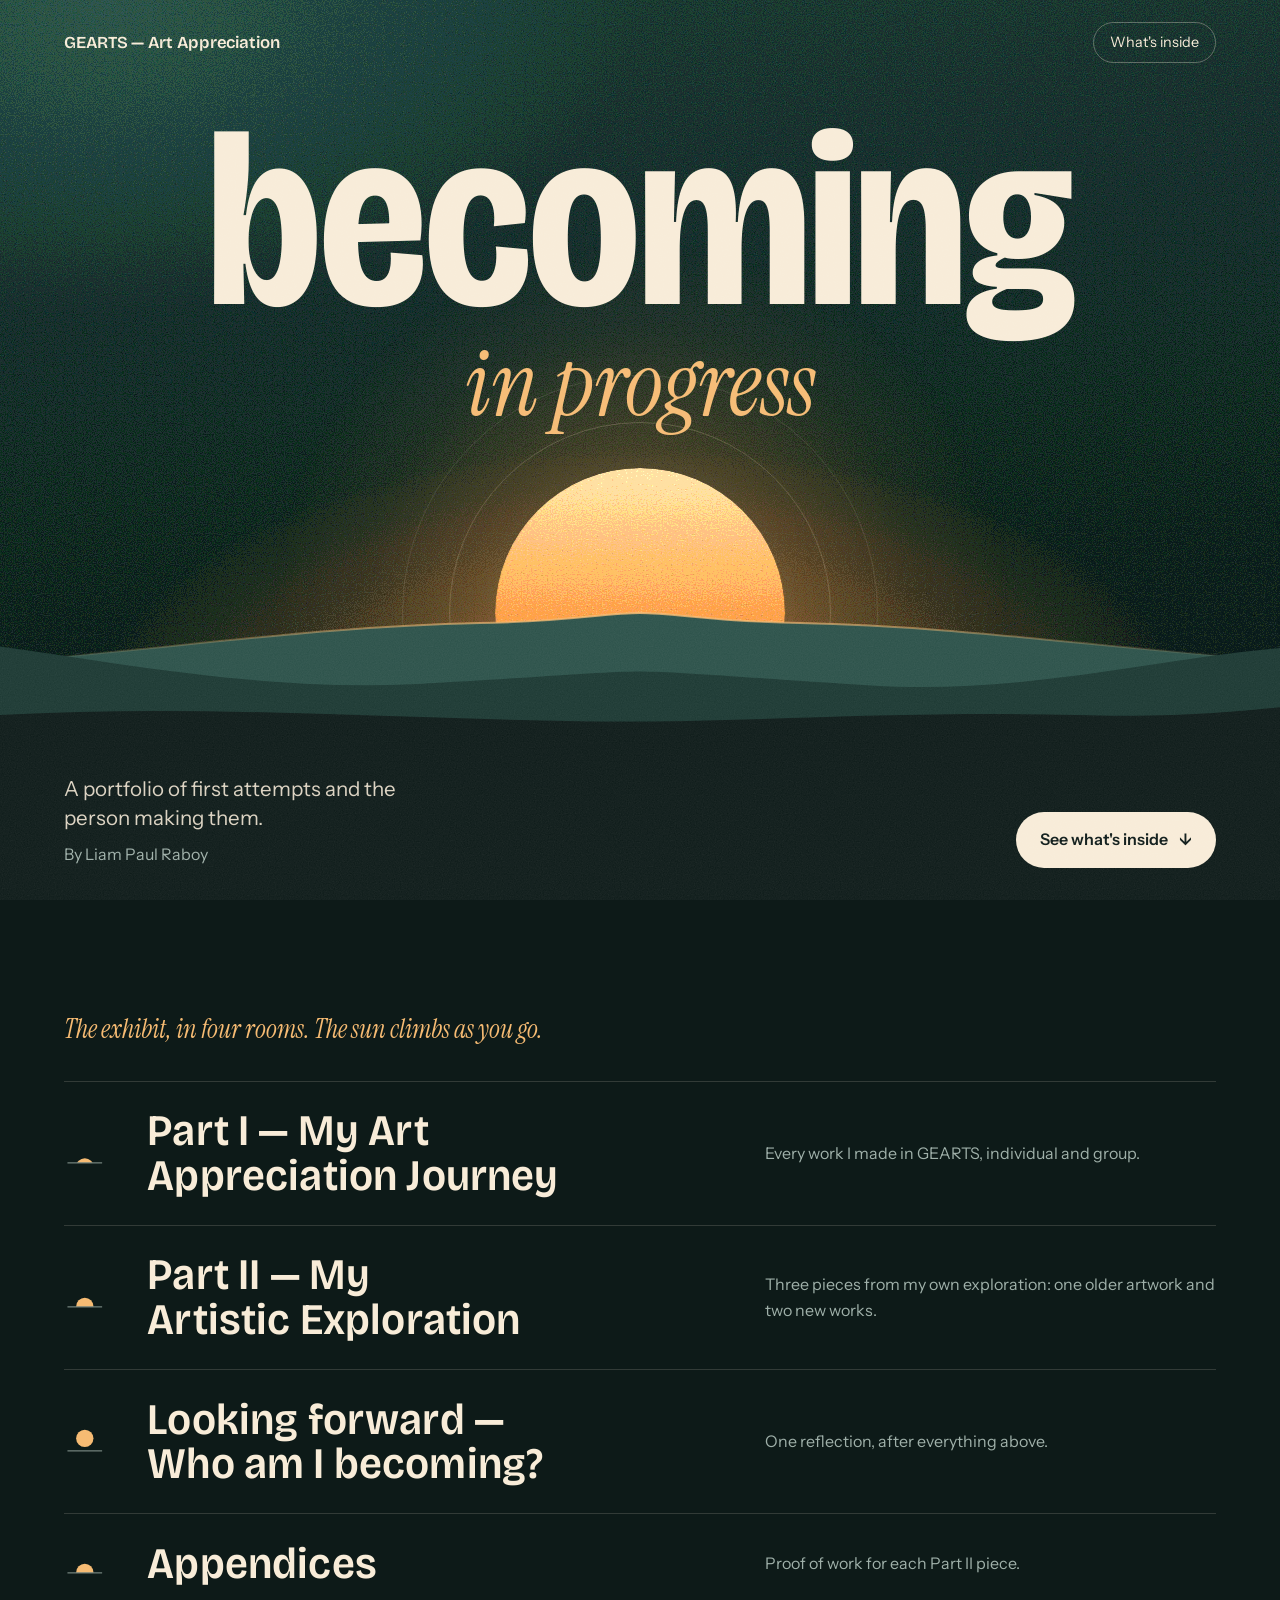
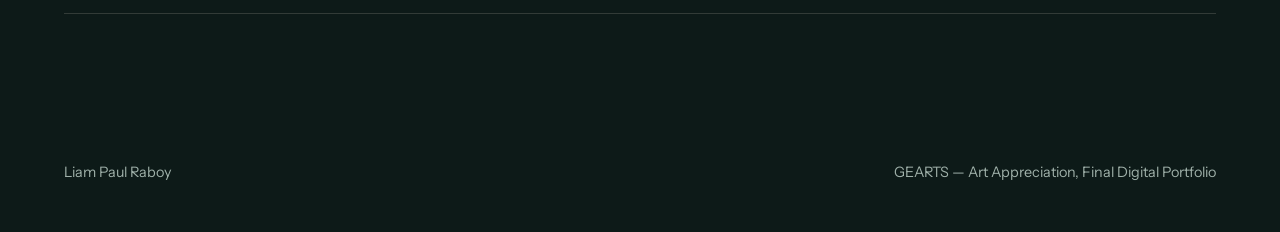
<file: index.html>
<!doctype html>
<html lang="en">
<head>
  <meta charset="utf-8">
  <meta name="viewport" content="width=device-width, initial-scale=1, viewport-fit=cover">
  <meta name="theme-color" content="#0d1a18">
  <title>Becoming in Progress — GEARTS Art Appreciation</title>
  <meta name="description" content="Final digital art portfolio for GEARTS — Art Appreciation.">
  <link rel="icon" href="favicon.svg" type="image/svg+xml">
  <link rel="icon" href="favicon-48.png" sizes="48x48" type="image/png">
  <link rel="apple-touch-icon" href="apple-touch-icon.png">
  <link rel="stylesheet" href="css/styles.css">
</head>
<body>
  <svg width="0" height="0" style="position:absolute" aria-hidden="true" focusable="false">
    <filter id="dither" x="0" y="0" width="100%" height="100%" color-interpolation-filters="sRGB">
      <feTurbulence type="fractalNoise" baseFrequency="0.9" numOctaves="1" seed="7" result="n"/>
      <feColorMatrix in="n" type="matrix" values=".33 .33 .33 0 0  .33 .33 .33 0 0  .33 .33 .33 0 0  0 0 0 0 1" result="g"/>
      <feComposite in="SourceGraphic" in2="g" operator="arithmetic" k1="0" k2="1" k3=".30" k4="-.15" result="d"/>
      <feComponentTransfer in="d">
        <feFuncR type="discrete" tableValues="0.000 0.077 0.154 0.231 0.308 0.385 0.462 0.538 0.615 0.692 0.769 0.846 0.923 1.000"/>
        <feFuncG type="discrete" tableValues="0.000 0.077 0.154 0.231 0.308 0.385 0.462 0.538 0.615 0.692 0.769 0.846 0.923 1.000"/>
        <feFuncB type="discrete" tableValues="0.000 0.077 0.154 0.231 0.308 0.385 0.462 0.538 0.615 0.692 0.769 0.846 0.923 1.000"/>
      </feComponentTransfer>
    </filter>
    <filter id="dither-sun" x="-70%" y="-70%" width="240%" height="240%" color-interpolation-filters="sRGB">
      <feTurbulence type="fractalNoise" baseFrequency="0.8" numOctaves="1" seed="3" result="n"/>
      <feColorMatrix in="n" type="matrix" values=".33 .33 .33 0 0  .33 .33 .33 0 0  .33 .33 .33 0 0  0 0 0 0 1" result="g"/>
      <feComposite in="SourceGraphic" in2="g" operator="arithmetic" k1="0" k2="1" k3=".42" k4="-.21" result="d"/>
      <feComponentTransfer in="d">
        <feFuncR type="discrete" tableValues="0.000 0.125 0.250 0.375 0.500 0.625 0.750 0.875 1.000"/>
        <feFuncG type="discrete" tableValues="0.000 0.125 0.250 0.375 0.500 0.625 0.750 0.875 1.000"/>
        <feFuncB type="discrete" tableValues="0.000 0.125 0.250 0.375 0.500 0.625 0.750 0.875 1.000"/>
      </feComponentTransfer>
      <feComposite in2="SourceGraphic" operator="in"/>
    </filter>
  </svg>
  <a class="skip" href="#main">Skip to content</a>

  <section class="hero" id="top" data-dawn="2">
    <div class="sky" aria-hidden="true"></div>
    <div class="scene" aria-hidden="true">
      <span class="sun"><span class="glow"></span><span class="disc"></span></span>
      <svg class="hills" viewBox="0 0 1440 300" preserveAspectRatio="none" focusable="false">
        <defs>
          <linearGradient id="rim" x1="0" x2="1" y1="0" y2="0">
            <stop offset="0" stop-color="#f6bb73" stop-opacity="0"/>
            <stop offset=".5" stop-color="#f6bb73" stop-opacity=".85"/>
            <stop offset="1" stop-color="#f6bb73" stop-opacity="0"/>
          </linearGradient>
        </defs>
        <path fill="#2b5149" d="M0,168 C200,150 360,122 540,118 C640,116 680,105 720,105 C760,105 800,116 900,118 C1080,122 1240,150 1440,166 L1440,300 L0,300 Z"/>
        <path fill="none" stroke="url(#rim)" stroke-width="2" vector-effect="non-scaling-stroke" d="M0,168 C200,150 360,122 540,118 C640,116 680,105 720,105 C760,105 800,116 900,118 C1080,122 1240,150 1440,166"/>
        <path fill="#1b3832" d="M0,148 C140,170 300,206 470,196 C600,188 680,180 720,180 C760,180 840,188 980,198 C1150,210 1300,164 1440,150 L1440,300 L0,300 Z"/>
        <path fill="#0d1a18" d="M0,236 C220,222 430,240 650,244 C820,247 1010,230 1210,236 C1330,240 1400,230 1440,226 L1440,300 L0,300 Z"/>
      </svg>
    </div>

    <header class="top">
      <a class="mark" href="#top">GEARTS — Art Appreciation</a>
      <a class="pill" href="#inside">What's inside</a>
    </header>

    <div class="stage">
      <div class="lockup lay">
        <h1><span class="word">becoming</span><em class="pro">in progress</em></h1>
      </div>
    </div>

    <div class="bottom">
      <div class="meta">
        <p class="sub">A portfolio of first attempts and the person making them.</p>
        <span class="by">By Liam Paul Raboy</span>
      </div>
      <a class="btn" href="#inside">See what's inside <span aria-hidden="true">↓</span></a>
    </div>
  </section>

  <section class="inside" id="inside">
    <p class="room-note">The exhibit, in four rooms. The sun climbs as you go.</p>
    <ol class="parts">
      <li><a href="part-1.html"><svg class="glyph" viewBox="0 0 48 48" aria-hidden="true" focusable="false"><defs><clipPath id="gl1"><rect x="0" y="0" width="48" height="34"/></clipPath></defs><circle cx="24" cy="39.0" r="10" clip-path="url(#gl1)"/><path d="M4 34.5H44" fill="none" stroke="currentColor" stroke-width="1"/></svg><h2>Part I — My Art Appreciation Journey</h2><p>Every work I made in GEARTS, individual and group.</p></a></li>
      <li><a href="part-2.html"><svg class="glyph" viewBox="0 0 48 48" aria-hidden="true" focusable="false"><defs><clipPath id="gl2"><rect x="0" y="0" width="48" height="34"/></clipPath></defs><circle cx="24" cy="34.0" r="10" clip-path="url(#gl2)"/><path d="M4 34.5H44" fill="none" stroke="currentColor" stroke-width="1"/></svg><h2>Part II — My Artistic Exploration</h2><p>Three pieces from my own exploration: one older artwork and two new works.</p></a></li>
      <li><a href="looking-forward.html"><svg class="glyph" viewBox="0 0 48 48" aria-hidden="true" focusable="false"><defs><clipPath id="gl3"><rect x="0" y="0" width="48" height="34"/></clipPath></defs><circle cx="24" cy="20.0" r="10" clip-path="url(#gl3)"/><path d="M4 34.5H44" fill="none" stroke="currentColor" stroke-width="1"/></svg><h2>Looking forward — Who am I becoming?</h2><p>One reflection, after everything above.</p></a></li>
      <li><a href="appendices.html"><svg class="glyph" viewBox="0 0 48 48" aria-hidden="true" focusable="false"><defs><clipPath id="gl4"><rect x="0" y="0" width="48" height="34"/></clipPath></defs><circle cx="24" cy="34.0" r="10" clip-path="url(#gl4)"/><path d="M4 34.5H44" fill="none" stroke="currentColor" stroke-width="1"/></svg><h2>Appendices</h2><p>Proof of work for each Part II piece.</p></a></li>
    </ol>
  </section>

  <footer class="foot">
    <span>Liam Paul Raboy</span>
    <span>GEARTS — Art Appreciation, Final Digital Portfolio</span>
  </footer>
</body>
</html>
</file>
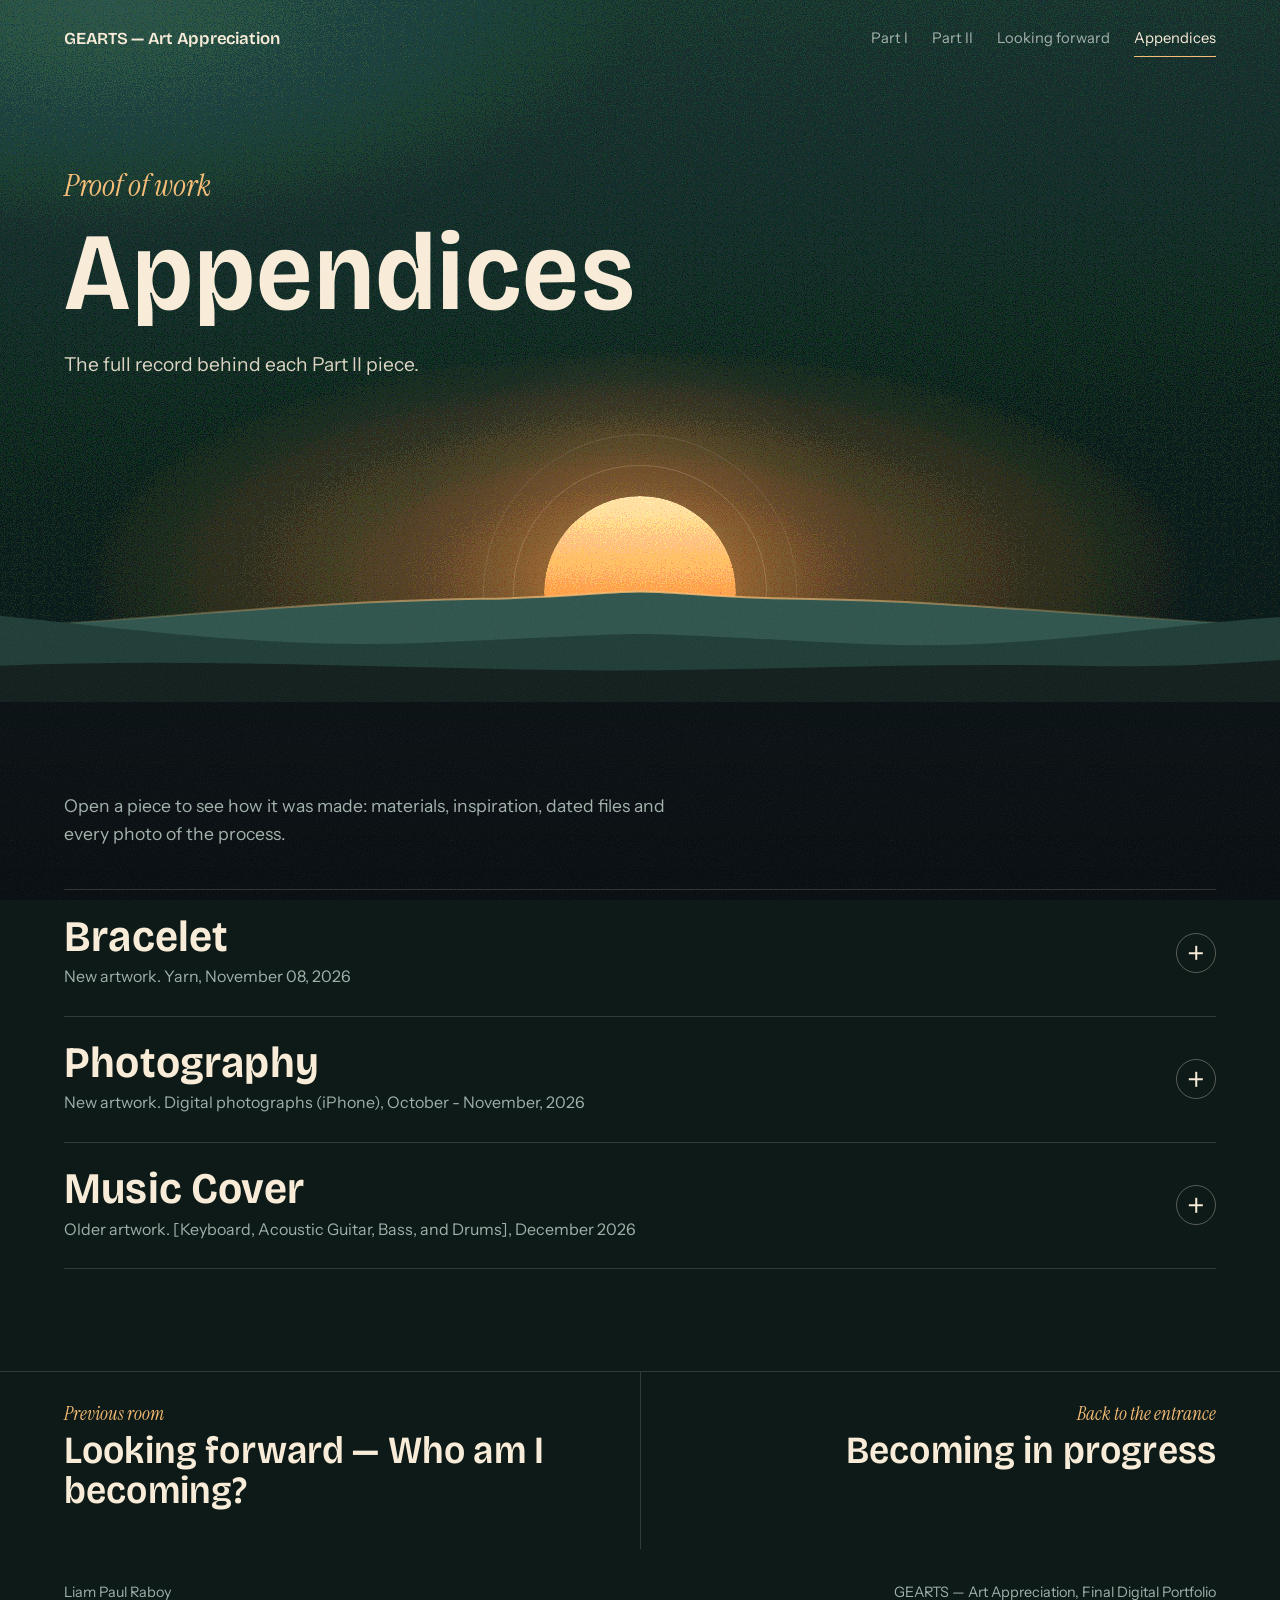
<file: appendices.html>
<!doctype html>
<html lang="en">
<head>
  <meta charset="utf-8">
  <meta name="viewport" content="width=device-width, initial-scale=1, viewport-fit=cover">
  <meta name="theme-color" content="#0d1a18">
  <title>Appendices — Becoming in Progress</title>
  <meta name="description" content="Proof of work for each Part II piece.">
  <link rel="icon" href="favicon.svg" type="image/svg+xml">
  <link rel="icon" href="favicon-48.png" sizes="48x48" type="image/png">
  <link rel="apple-touch-icon" href="apple-touch-icon.png">
  <link rel="stylesheet" href="css/styles.css">
</head>
<body>
  <svg width="0" height="0" style="position:absolute" aria-hidden="true" focusable="false">
    <filter id="dither" x="0" y="0" width="100%" height="100%" color-interpolation-filters="sRGB">
      <feTurbulence type="fractalNoise" baseFrequency="0.9" numOctaves="1" seed="7" result="n"/>
      <feColorMatrix in="n" type="matrix" values=".33 .33 .33 0 0  .33 .33 .33 0 0  .33 .33 .33 0 0  0 0 0 0 1" result="g"/>
      <feComposite in="SourceGraphic" in2="g" operator="arithmetic" k1="0" k2="1" k3=".30" k4="-.15" result="d"/>
      <feComponentTransfer in="d">
        <feFuncR type="discrete" tableValues="0.000 0.077 0.154 0.231 0.308 0.385 0.462 0.538 0.615 0.692 0.769 0.846 0.923 1.000"/>
        <feFuncG type="discrete" tableValues="0.000 0.077 0.154 0.231 0.308 0.385 0.462 0.538 0.615 0.692 0.769 0.846 0.923 1.000"/>
        <feFuncB type="discrete" tableValues="0.000 0.077 0.154 0.231 0.308 0.385 0.462 0.538 0.615 0.692 0.769 0.846 0.923 1.000"/>
      </feComponentTransfer>
    </filter>
    <filter id="dither-sun" x="-70%" y="-70%" width="240%" height="240%" color-interpolation-filters="sRGB">
      <feTurbulence type="fractalNoise" baseFrequency="0.8" numOctaves="1" seed="3" result="n"/>
      <feColorMatrix in="n" type="matrix" values=".33 .33 .33 0 0  .33 .33 .33 0 0  .33 .33 .33 0 0  0 0 0 0 1" result="g"/>
      <feComposite in="SourceGraphic" in2="g" operator="arithmetic" k1="0" k2="1" k3=".42" k4="-.21" result="d"/>
      <feComponentTransfer in="d">
        <feFuncR type="discrete" tableValues="0.000 0.125 0.250 0.375 0.500 0.625 0.750 0.875 1.000"/>
        <feFuncG type="discrete" tableValues="0.000 0.125 0.250 0.375 0.500 0.625 0.750 0.875 1.000"/>
        <feFuncB type="discrete" tableValues="0.000 0.125 0.250 0.375 0.500 0.625 0.750 0.875 1.000"/>
      </feComponentTransfer>
      <feComposite in2="SourceGraphic" operator="in"/>
    </filter>
  </svg>
  <a class="skip" href="#main">Skip to content</a>

  <header class="phead" data-dawn="2" style="--lift:.5">
    <div class="sky" aria-hidden="true"></div>
    <div class="scene" aria-hidden="true">
      <span class="sun"><span class="glow"></span><span class="disc"></span></span>
      <svg class="hills" viewBox="0 0 1440 300" preserveAspectRatio="none" focusable="false">
        <defs>
          <linearGradient id="rim" x1="0" x2="1" y1="0" y2="0">
            <stop offset="0" stop-color="#f6bb73" stop-opacity="0"/>
            <stop offset=".5" stop-color="#f6bb73" stop-opacity=".85"/>
            <stop offset="1" stop-color="#f6bb73" stop-opacity="0"/>
          </linearGradient>
        </defs>
        <path fill="#2b5149" d="M0,168 C200,150 360,122 540,118 C640,116 680,105 720,105 C760,105 800,116 900,118 C1080,122 1240,150 1440,166 L1440,300 L0,300 Z"/>
        <path fill="none" stroke="url(#rim)" stroke-width="2" vector-effect="non-scaling-stroke" d="M0,168 C200,150 360,122 540,118 C640,116 680,105 720,105 C760,105 800,116 900,118 C1080,122 1240,150 1440,166"/>
        <path fill="#1b3832" d="M0,148 C140,170 300,206 470,196 C600,188 680,180 720,180 C760,180 840,188 980,198 C1150,210 1300,164 1440,150 L1440,300 L0,300 Z"/>
        <path fill="#0d1a18" d="M0,236 C220,222 430,240 650,244 C820,247 1010,230 1210,236 C1330,240 1400,230 1440,226 L1440,300 L0,300 Z"/>
      </svg>
    </div>

    <div class="top">
      <a class="mark" href="index.html">GEARTS — Art Appreciation</a>
      <nav class="site-nav" aria-label="Portfolio">
        <a href="part-1.html">Part I</a>
        <a href="part-2.html">Part II</a>
        <a href="looking-forward.html">Looking forward</a>
        <a href="appendices.html" aria-current="page">Appendices</a>
      </nav>
    </div>

    <div class="ptitle">
      <div class="lay a"><p class="kick">Proof of work</p></div>
      <div class="lay b"><h1><span class="word">Appendices</span></h1></div>
      <div class="lay c"><p class="lede">The full record behind each Part II piece.</p></div>
    </div>
  </header>

  <main id="main" class="page">
    <div class="ledger">
      <p class="ledger-intro">Open a piece to see how it was made: materials, inspiration, dated files and every photo of the process.</p>
      <div id="ledger"></div>
    </div>
  </main>

  <nav class="pager" aria-label="Continue">
    <a href="looking-forward.html"><small>Previous room</small><span>Looking forward — Who am I becoming?</span></a>
    <a href="index.html#top"><small>Back to the entrance</small><span>Becoming in progress</span></a>
  </nav>

  <footer class="foot">
    <span>Liam Paul Raboy</span>
    <span>GEARTS — Art Appreciation, Final Digital Portfolio</span>
  </footer>

  <script src="js/data.js"></script>
  <script src="js/main.js"></script>
</body>
</html>
</file>
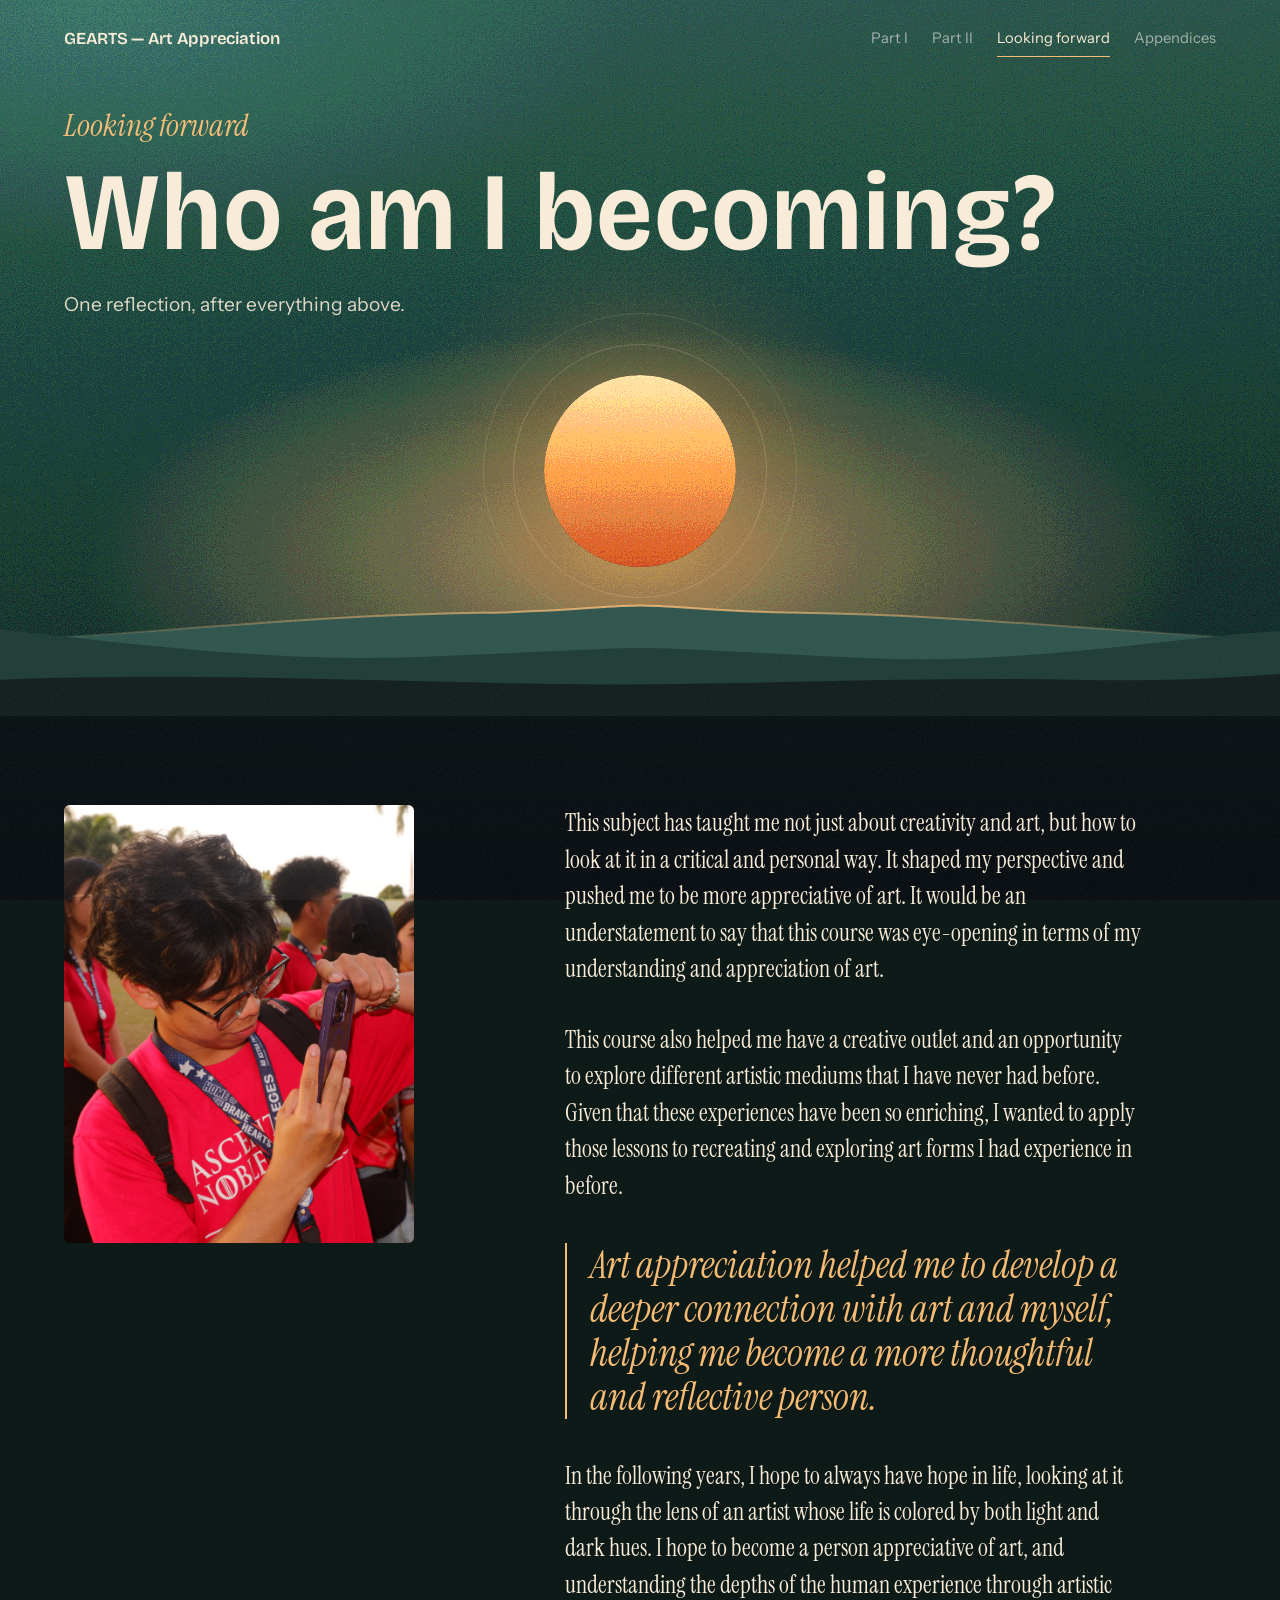
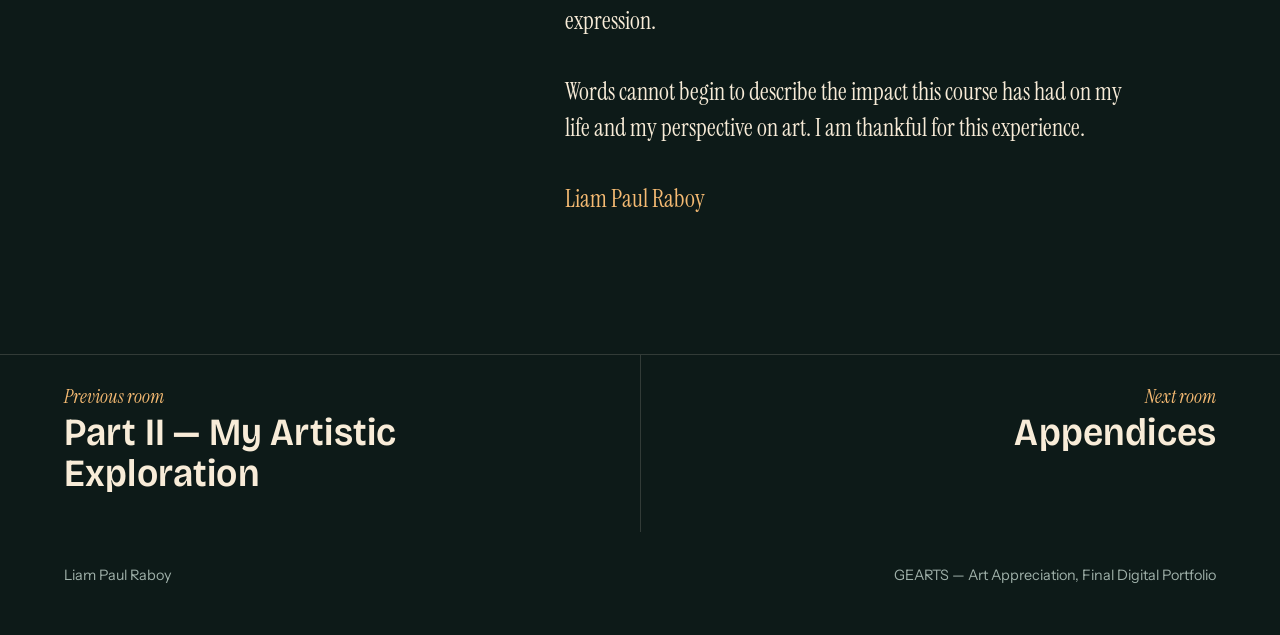
<file: looking-forward.html>
<!doctype html>
<html lang="en">
<head>
  <meta charset="utf-8">
  <meta name="viewport" content="width=device-width, initial-scale=1, viewport-fit=cover">
  <meta name="theme-color" content="#0d1a18">
  <title>Looking forward — Who am I becoming? — Becoming in Progress</title>
  <meta name="description" content="One reflection, after everything above.">
  <link rel="icon" href="favicon.svg" type="image/svg+xml">
  <link rel="icon" href="favicon-48.png" sizes="48x48" type="image/png">
  <link rel="apple-touch-icon" href="apple-touch-icon.png">  
  <link rel="stylesheet" href="css/styles.css">
</head>
<body>
  <svg width="0" height="0" style="position:absolute" aria-hidden="true" focusable="false">
    <filter id="dither" x="0" y="0" width="100%" height="100%" color-interpolation-filters="sRGB">
      <feTurbulence type="fractalNoise" baseFrequency="0.9" numOctaves="1" seed="7" result="n"/>
      <feColorMatrix in="n" type="matrix" values=".33 .33 .33 0 0  .33 .33 .33 0 0  .33 .33 .33 0 0  0 0 0 0 1" result="g"/>
      <feComposite in="SourceGraphic" in2="g" operator="arithmetic" k1="0" k2="1" k3=".30" k4="-.15" result="d"/>
      <feComponentTransfer in="d">
        <feFuncR type="discrete" tableValues="0.000 0.077 0.154 0.231 0.308 0.385 0.462 0.538 0.615 0.692 0.769 0.846 0.923 1.000"/>
        <feFuncG type="discrete" tableValues="0.000 0.077 0.154 0.231 0.308 0.385 0.462 0.538 0.615 0.692 0.769 0.846 0.923 1.000"/>
        <feFuncB type="discrete" tableValues="0.000 0.077 0.154 0.231 0.308 0.385 0.462 0.538 0.615 0.692 0.769 0.846 0.923 1.000"/>
      </feComponentTransfer>
    </filter>
    <filter id="dither-sun" x="-70%" y="-70%" width="240%" height="240%" color-interpolation-filters="sRGB">
      <feTurbulence type="fractalNoise" baseFrequency="0.8" numOctaves="1" seed="3" result="n"/>
      <feColorMatrix in="n" type="matrix" values=".33 .33 .33 0 0  .33 .33 .33 0 0  .33 .33 .33 0 0  0 0 0 0 1" result="g"/>
      <feComposite in="SourceGraphic" in2="g" operator="arithmetic" k1="0" k2="1" k3=".42" k4="-.21" result="d"/>
      <feComponentTransfer in="d">
        <feFuncR type="discrete" tableValues="0.000 0.125 0.250 0.375 0.500 0.625 0.750 0.875 1.000"/>
        <feFuncG type="discrete" tableValues="0.000 0.125 0.250 0.375 0.500 0.625 0.750 0.875 1.000"/>
        <feFuncB type="discrete" tableValues="0.000 0.125 0.250 0.375 0.500 0.625 0.750 0.875 1.000"/>
      </feComponentTransfer>
      <feComposite in2="SourceGraphic" operator="in"/>
    </filter>
  </svg>
  <a class="skip" href="#main">Skip to content</a>

  <header class="phead" data-dawn="3" style="--lift:1.2">
    <div class="sky" aria-hidden="true"></div>
    <div class="scene" aria-hidden="true">
      <span class="sun"><span class="glow"></span><span class="disc"></span></span>
      <svg class="hills" viewBox="0 0 1440 300" preserveAspectRatio="none" focusable="false">
        <defs>
          <linearGradient id="rim" x1="0" x2="1" y1="0" y2="0">
            <stop offset="0" stop-color="#f6bb73" stop-opacity="0"/>
            <stop offset=".5" stop-color="#f6bb73" stop-opacity=".85"/>
            <stop offset="1" stop-color="#f6bb73" stop-opacity="0"/>
          </linearGradient>
        </defs>
        <path fill="#2b5149" d="M0,168 C200,150 360,122 540,118 C640,116 680,105 720,105 C760,105 800,116 900,118 C1080,122 1240,150 1440,166 L1440,300 L0,300 Z"/>
        <path fill="none" stroke="url(#rim)" stroke-width="2" vector-effect="non-scaling-stroke" d="M0,168 C200,150 360,122 540,118 C640,116 680,105 720,105 C760,105 800,116 900,118 C1080,122 1240,150 1440,166"/>
        <path fill="#1b3832" d="M0,148 C140,170 300,206 470,196 C600,188 680,180 720,180 C760,180 840,188 980,198 C1150,210 1300,164 1440,150 L1440,300 L0,300 Z"/>
        <path fill="#0d1a18" d="M0,236 C220,222 430,240 650,244 C820,247 1010,230 1210,236 C1330,240 1400,230 1440,226 L1440,300 L0,300 Z"/>
      </svg>
    </div>

    <div class="top">
      <a class="mark" href="index.html">GEARTS — Art Appreciation</a>
      <nav class="site-nav" aria-label="Portfolio">
        <a href="part-1.html">Part I</a>
        <a href="part-2.html">Part II</a>
        <a href="looking-forward.html" aria-current="page">Looking forward</a>
        <a href="appendices.html">Appendices</a>
      </nav>
    </div>

    <div class="ptitle">
      <div class="lay a"><p class="kick">Looking forward</p></div>
      <div class="lay b"><h1><span class="word">Who am I becoming?</span></h1></div>
      <div class="lay c"><p class="lede">One reflection, after everything above.</p></div>
    </div>
  </header>

  <main id="main" class="page">
    <div class="essay">
      <figure class="essay-side">
        <span class="media">
          <img src="assets/looking-forward/portrait.jpg" alt="[Describe the photo of you]" loading="lazy">
          <span class="ph"><strong>Image</strong>assets/looking-forward/portrait.jpg</span>
        </span>
        <figcaption></figcaption>
      </figure>

      <div class="prose">
        <p>This subject has taught me not just about creativity and art, but how to look at it in a critical and personal way. It shaped my perspective and pushed me to be more appreciative of art. It would be an understatement to say that this course was eye-opening in terms of my understanding and appreciation of art.</p>
        <p>This course also helped me have a creative outlet and an opportunity to explore different artistic mediums that I have never had before. Given that these experiences have been so enriching, I wanted to apply those lessons to recreating and exploring art forms I had experience in before.</p>
        <blockquote><p>Art appreciation helped me to develop a deeper connection with art and myself, helping me become a more thoughtful and reflective person.</p></blockquote>
        <p>In the following years, I hope to always have hope in life, looking at it through the lens of an artist whose life is colored by both light and dark hues. I hope to become a person appreciative of art, and understanding the depths of the human experience through artistic expression.</p>
        <p>Words cannot begin to describe the impact this course has had on my life and my perspective on art. I am thankful for this experience.</p>
        <p class="signoff">Liam Paul Raboy</p>
      </div>
    </div>
  </main>

  <nav class="pager" aria-label="Continue">
    <a href="part-2.html"><small>Previous room</small><span>Part II — My Artistic Exploration</span></a>
    <a href="appendices.html"><small>Next room</small><span>Appendices</span></a>
  </nav>

  <footer class="foot">
    <span>Liam Paul Raboy</span>
    <span>GEARTS — Art Appreciation, Final Digital Portfolio</span>
  </footer>

  <script src="js/data.js"></script>
  <script src="js/main.js"></script>
</body>
</html>
</file>
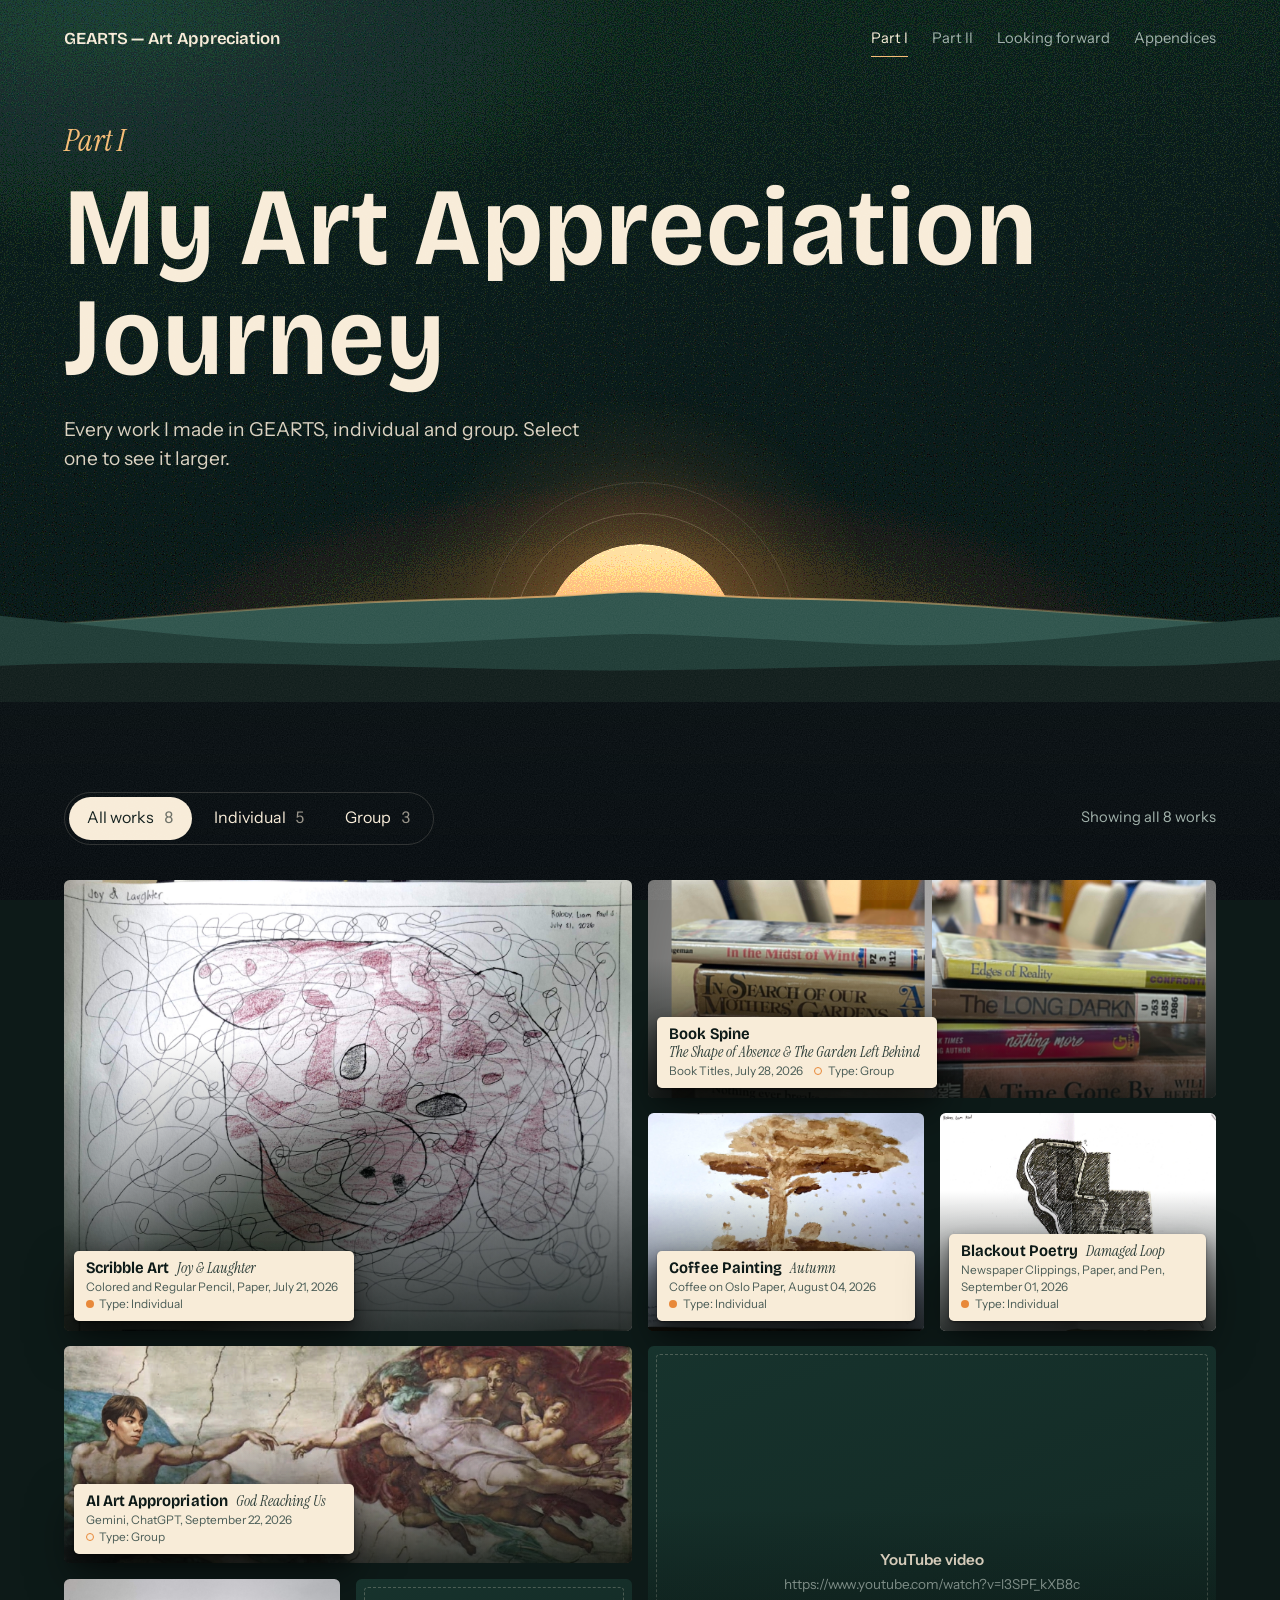
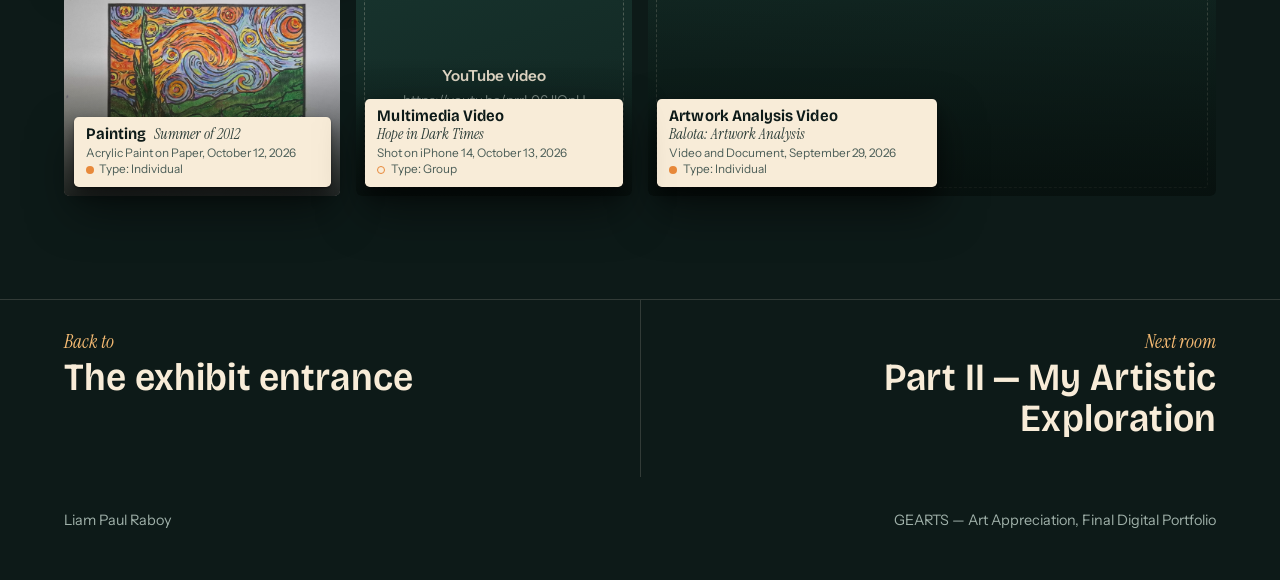
<file: part-1.html>
<!doctype html>
<html lang="en">
<head>
  <meta charset="utf-8">
  <meta name="viewport" content="width=device-width, initial-scale=1, viewport-fit=cover">
  <meta name="theme-color" content="#0d1a18">
  <title>Part I — My Art Appreciation Journey — Becoming in Progress</title>
  <meta name="description" content="Every work made in GEARTS, individual and group.">
  <link rel="icon" href="favicon.svg" type="image/svg+xml">
  <link rel="icon" href="favicon-48.png" sizes="48x48" type="image/png">
  <link rel="apple-touch-icon" href="apple-touch-icon.png">
  <link rel="stylesheet" href="css/styles.css">
</head>
<body>
  <svg width="0" height="0" style="position:absolute" aria-hidden="true" focusable="false">
    <filter id="dither" x="0" y="0" width="100%" height="100%" color-interpolation-filters="sRGB">
      <feTurbulence type="fractalNoise" baseFrequency="0.9" numOctaves="1" seed="7" result="n"/>
      <feColorMatrix in="n" type="matrix" values=".33 .33 .33 0 0  .33 .33 .33 0 0  .33 .33 .33 0 0  0 0 0 0 1" result="g"/>
      <feComposite in="SourceGraphic" in2="g" operator="arithmetic" k1="0" k2="1" k3=".30" k4="-.15" result="d"/>
      <feComponentTransfer in="d">
        <feFuncR type="discrete" tableValues="0.000 0.077 0.154 0.231 0.308 0.385 0.462 0.538 0.615 0.692 0.769 0.846 0.923 1.000"/>
        <feFuncG type="discrete" tableValues="0.000 0.077 0.154 0.231 0.308 0.385 0.462 0.538 0.615 0.692 0.769 0.846 0.923 1.000"/>
        <feFuncB type="discrete" tableValues="0.000 0.077 0.154 0.231 0.308 0.385 0.462 0.538 0.615 0.692 0.769 0.846 0.923 1.000"/>
      </feComponentTransfer>
    </filter>
    <filter id="dither-sun" x="-70%" y="-70%" width="240%" height="240%" color-interpolation-filters="sRGB">
      <feTurbulence type="fractalNoise" baseFrequency="0.8" numOctaves="1" seed="3" result="n"/>
      <feColorMatrix in="n" type="matrix" values=".33 .33 .33 0 0  .33 .33 .33 0 0  .33 .33 .33 0 0  0 0 0 0 1" result="g"/>
      <feComposite in="SourceGraphic" in2="g" operator="arithmetic" k1="0" k2="1" k3=".42" k4="-.21" result="d"/>
      <feComponentTransfer in="d">
        <feFuncR type="discrete" tableValues="0.000 0.125 0.250 0.375 0.500 0.625 0.750 0.875 1.000"/>
        <feFuncG type="discrete" tableValues="0.000 0.125 0.250 0.375 0.500 0.625 0.750 0.875 1.000"/>
        <feFuncB type="discrete" tableValues="0.000 0.125 0.250 0.375 0.500 0.625 0.750 0.875 1.000"/>
      </feComponentTransfer>
      <feComposite in2="SourceGraphic" operator="in"/>
    </filter>
  </svg>
  <a class="skip" href="#main">Skip to content</a>

  <header class="phead" data-dawn="1" style="--lift:.25">
    <div class="sky" aria-hidden="true"></div>
    <div class="scene" aria-hidden="true">
      <span class="sun"><span class="glow"></span><span class="disc"></span></span>
      <svg class="hills" viewBox="0 0 1440 300" preserveAspectRatio="none" focusable="false">
        <defs>
          <linearGradient id="rim" x1="0" x2="1" y1="0" y2="0">
            <stop offset="0" stop-color="#f6bb73" stop-opacity="0"/>
            <stop offset=".5" stop-color="#f6bb73" stop-opacity=".85"/>
            <stop offset="1" stop-color="#f6bb73" stop-opacity="0"/>
          </linearGradient>
        </defs>
        <path fill="#2b5149" d="M0,168 C200,150 360,122 540,118 C640,116 680,105 720,105 C760,105 800,116 900,118 C1080,122 1240,150 1440,166 L1440,300 L0,300 Z"/>
        <path fill="none" stroke="url(#rim)" stroke-width="2" vector-effect="non-scaling-stroke" d="M0,168 C200,150 360,122 540,118 C640,116 680,105 720,105 C760,105 800,116 900,118 C1080,122 1240,150 1440,166"/>
        <path fill="#1b3832" d="M0,148 C140,170 300,206 470,196 C600,188 680,180 720,180 C760,180 840,188 980,198 C1150,210 1300,164 1440,150 L1440,300 L0,300 Z"/>
        <path fill="#0d1a18" d="M0,236 C220,222 430,240 650,244 C820,247 1010,230 1210,236 C1330,240 1400,230 1440,226 L1440,300 L0,300 Z"/>
      </svg>
    </div>

    <div class="top">
      <a class="mark" href="index.html">GEARTS — Art Appreciation</a>
      <nav class="site-nav" aria-label="Portfolio">
        <a href="part-1.html" aria-current="page">Part I</a>
        <a href="part-2.html">Part II</a>
        <a href="looking-forward.html">Looking forward</a>
        <a href="appendices.html">Appendices</a>
      </nav>
    </div>

    <div class="ptitle">
      <div class="lay a"><p class="kick">Part I</p></div>
      <div class="lay b"><h1><span class="word">My Art Appreciation Journey</span></h1></div>
      <div class="lay c"><p class="lede">Every work I made in GEARTS, individual and group. Select one to see it larger.</p></div>
    </div>
  </header>

  <main id="main" class="page">
    <div class="bar">
      <div class="tabs" role="tablist" aria-label="Filter works">
        <span class="tab-thumb" aria-hidden="true"></span>
        <button class="tab" type="button" role="tab" id="tab-all" data-filter="all" aria-selected="true" aria-controls="works">All works <span class="count"></span></button>
        <button class="tab" type="button" role="tab" id="tab-individual" data-filter="individual" aria-selected="false" aria-controls="works" tabindex="-1">Individual <span class="count"></span></button>
        <button class="tab" type="button" role="tab" id="tab-group" data-filter="group" aria-selected="false" aria-controls="works" tabindex="-1">Group <span class="count"></span></button>
      </div>
      <p class="status" role="status" aria-live="polite"></p>
    </div>

    <!-- The works are written in js/data.js. -->
    <div class="works" id="works" role="tabpanel" aria-labelledby="tab-all"></div>

    <dialog class="lightbox" id="lightbox" aria-label="Work viewer">
      <div class="lb-bar">
        <p class="count" aria-live="polite"></p>
        <button class="icon-btn" type="button" data-lb="close" aria-label="Close viewer"><svg viewBox="0 0 24 24" fill="none" stroke="currentColor" stroke-width="2" stroke-linecap="round" stroke-linejoin="round" aria-hidden="true" focusable="false"><path d="M6 6l12 12M18 6L6 18"/></svg></button>
      </div>
      <div class="lb-stage"></div>
      <div class="lb-foot">
      <div class="lb-cap">
        <h3></h3>
        <p class="lb-title"></p>
        <dl class="lb-facts">
          <div><dt>Medium</dt><dd data-f="medium"></dd></div>
          <div><dt>Date</dt><dd data-f="date"></dd></div>
          <div><dt>Type</dt><dd data-f="type"></dd></div>
        </dl>
        <p class="lb-note"></p>
      </div>
      <div class="lb-nav">
        <button class="icon-btn" type="button" data-lb="prev" aria-label="Previous work"><svg viewBox="0 0 24 24" fill="none" stroke="currentColor" stroke-width="2" stroke-linecap="round" stroke-linejoin="round" aria-hidden="true" focusable="false"><path d="M15 5l-7 7 7 7"/></svg></button>
        <button class="icon-btn" type="button" data-lb="next" aria-label="Next work"><svg viewBox="0 0 24 24" fill="none" stroke="currentColor" stroke-width="2" stroke-linecap="round" stroke-linejoin="round" aria-hidden="true" focusable="false"><path d="M9 5l7 7-7 7"/></svg></button>
      </div>
      </div>
    </dialog>
  </main>

  <nav class="pager" aria-label="Continue">
    <a href="index.html#inside"><small>Back to</small><span>The exhibit entrance</span></a>
    <a href="part-2.html"><small>Next room</small><span>Part II — My Artistic Exploration</span></a>
  </nav>

  <footer class="foot">
    <span>Liam Paul Raboy</span>
    <span>GEARTS — Art Appreciation, Final Digital Portfolio</span>
  </footer>

  <script src="js/data.js"></script>
  <script src="js/main.js"></script>
</body>
</html>
</file>
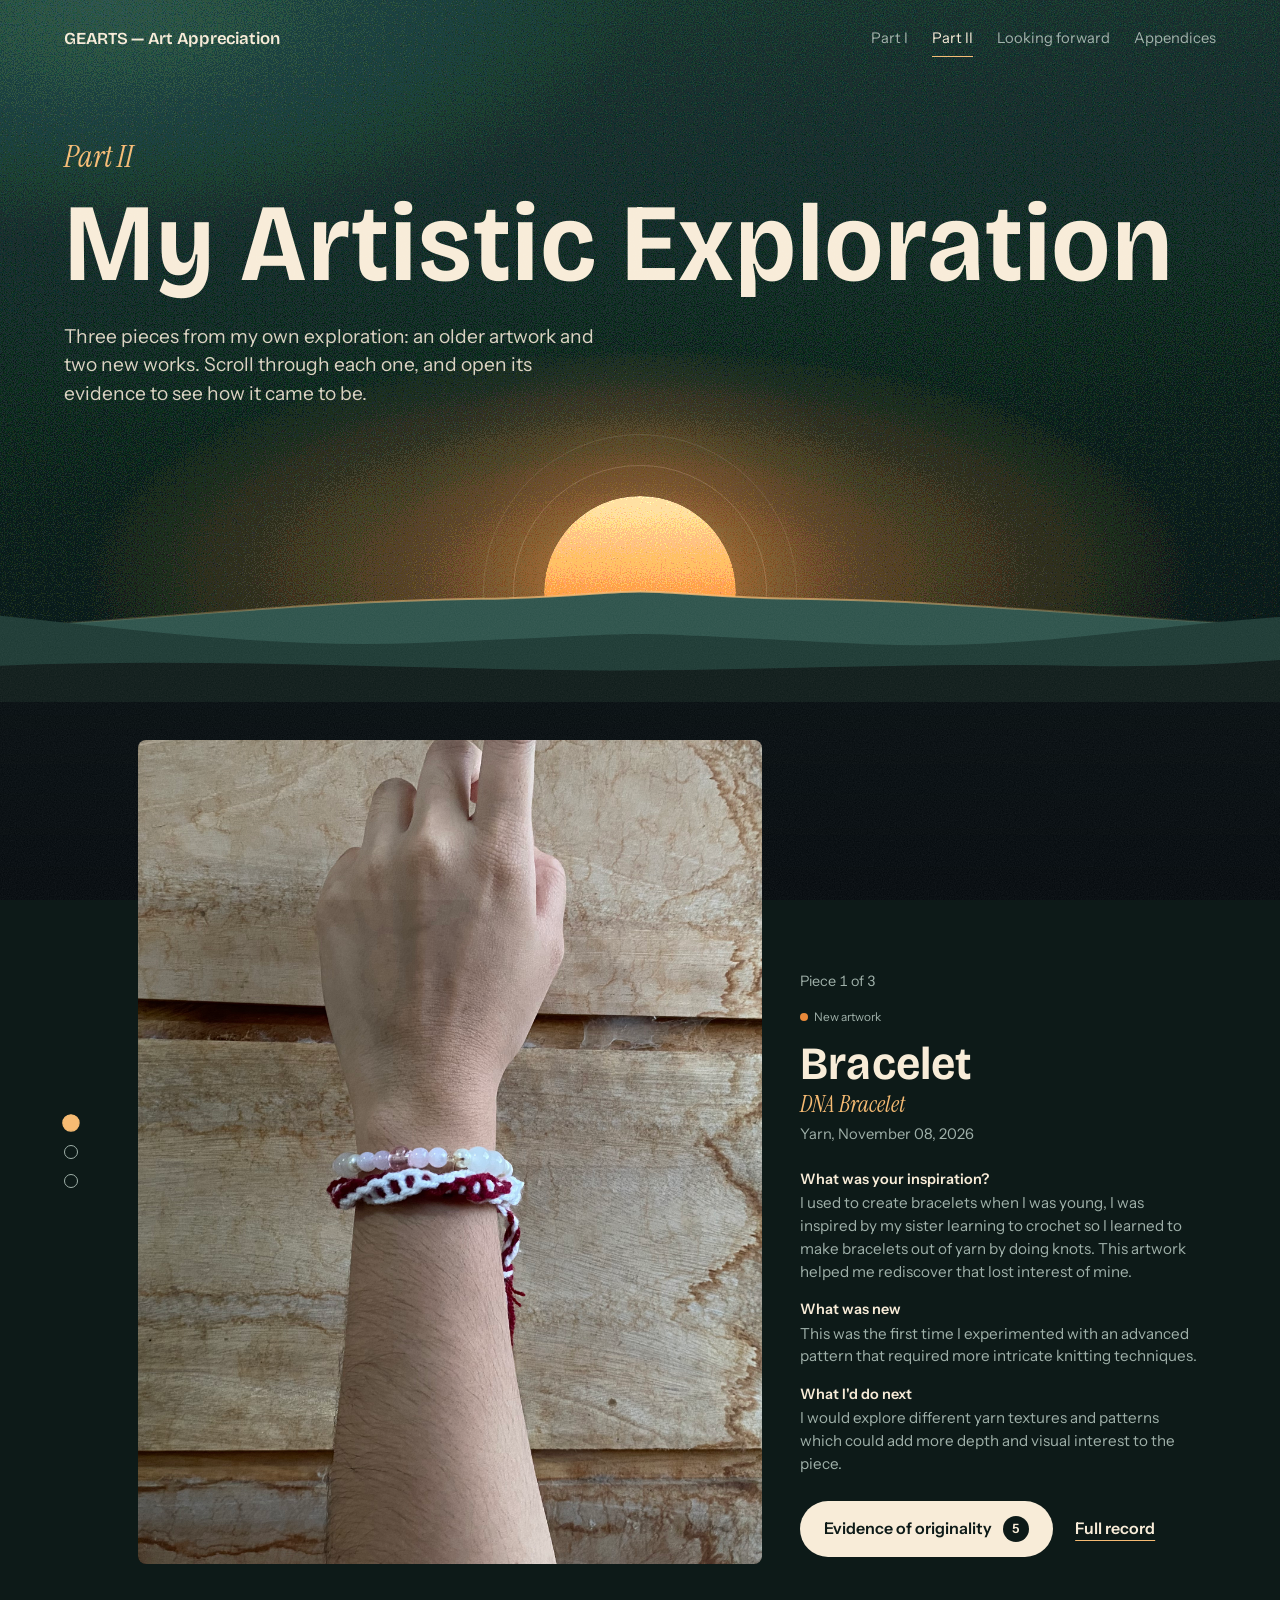
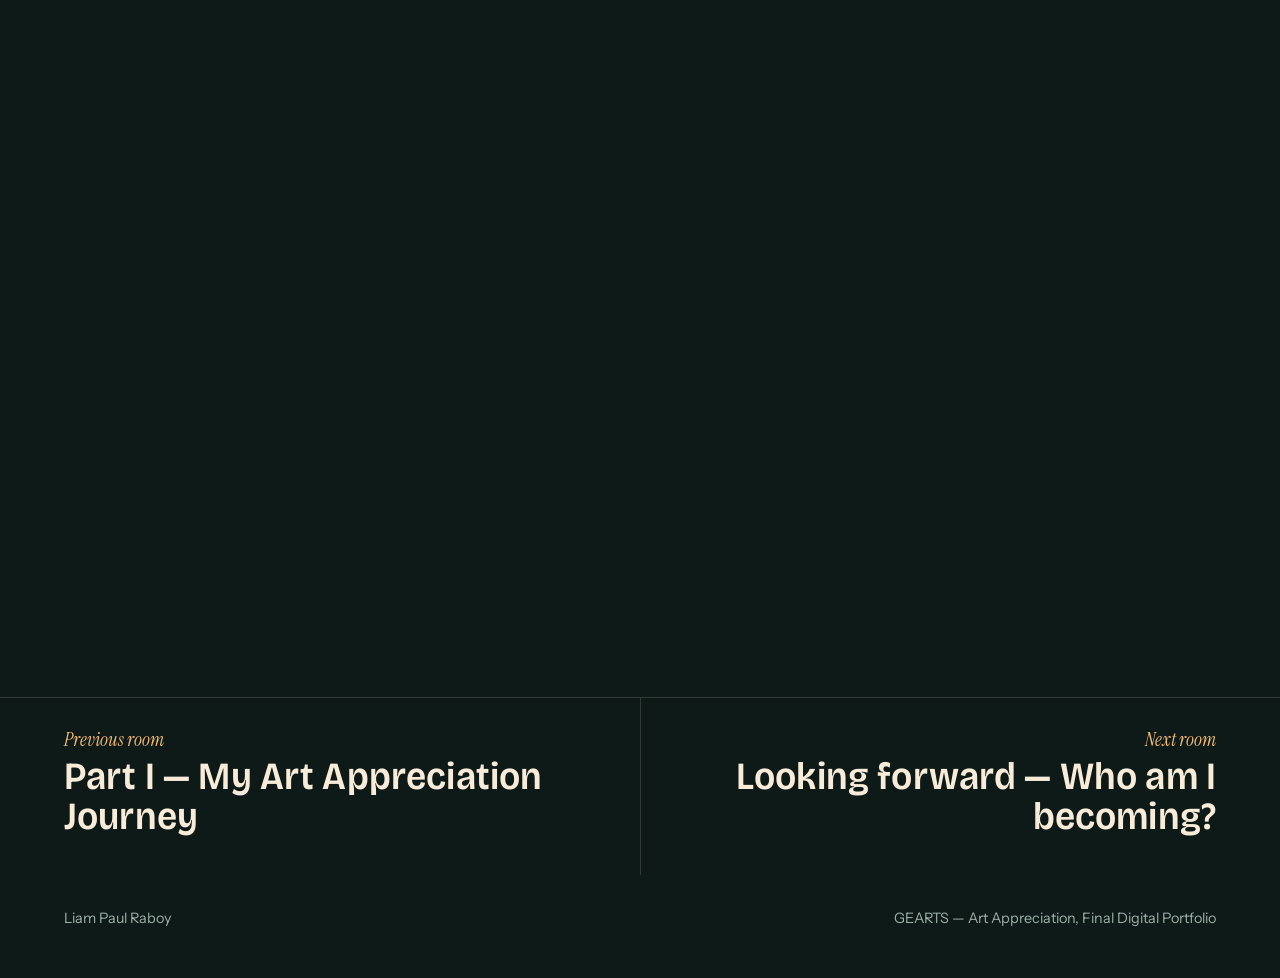
<file: part-2.html>
<!doctype html>
<html lang="en">
<head>
  <meta charset="utf-8">
  <meta name="viewport" content="width=device-width, initial-scale=1, viewport-fit=cover">
  <meta name="theme-color" content="#0d1a18">
  <title>Part II — My Artistic Exploration — Becoming in Progress</title>
  <meta name="description" content="Three pieces from my own exploration: one older artwork and two new works.">
  <link rel="icon" href="favicon.svg" type="image/svg+xml">
  <link rel="icon" href="favicon-48.png" sizes="48x48" type="image/png">
  <link rel="apple-touch-icon" href="apple-touch-icon.png">
  <link rel="stylesheet" href="css/styles.css">
</head>
<body>
  <svg width="0" height="0" style="position:absolute" aria-hidden="true" focusable="false">
    <filter id="dither" x="0" y="0" width="100%" height="100%" color-interpolation-filters="sRGB">
      <feTurbulence type="fractalNoise" baseFrequency="0.9" numOctaves="1" seed="7" result="n"/>
      <feColorMatrix in="n" type="matrix" values=".33 .33 .33 0 0  .33 .33 .33 0 0  .33 .33 .33 0 0  0 0 0 0 1" result="g"/>
      <feComposite in="SourceGraphic" in2="g" operator="arithmetic" k1="0" k2="1" k3=".30" k4="-.15" result="d"/>
      <feComponentTransfer in="d">
        <feFuncR type="discrete" tableValues="0.000 0.077 0.154 0.231 0.308 0.385 0.462 0.538 0.615 0.692 0.769 0.846 0.923 1.000"/>
        <feFuncG type="discrete" tableValues="0.000 0.077 0.154 0.231 0.308 0.385 0.462 0.538 0.615 0.692 0.769 0.846 0.923 1.000"/>
        <feFuncB type="discrete" tableValues="0.000 0.077 0.154 0.231 0.308 0.385 0.462 0.538 0.615 0.692 0.769 0.846 0.923 1.000"/>
      </feComponentTransfer>
    </filter>
    <filter id="dither-sun" x="-70%" y="-70%" width="240%" height="240%" color-interpolation-filters="sRGB">
      <feTurbulence type="fractalNoise" baseFrequency="0.8" numOctaves="1" seed="3" result="n"/>
      <feColorMatrix in="n" type="matrix" values=".33 .33 .33 0 0  .33 .33 .33 0 0  .33 .33 .33 0 0  0 0 0 0 1" result="g"/>
      <feComposite in="SourceGraphic" in2="g" operator="arithmetic" k1="0" k2="1" k3=".42" k4="-.21" result="d"/>
      <feComponentTransfer in="d">
        <feFuncR type="discrete" tableValues="0.000 0.125 0.250 0.375 0.500 0.625 0.750 0.875 1.000"/>
        <feFuncG type="discrete" tableValues="0.000 0.125 0.250 0.375 0.500 0.625 0.750 0.875 1.000"/>
        <feFuncB type="discrete" tableValues="0.000 0.125 0.250 0.375 0.500 0.625 0.750 0.875 1.000"/>
      </feComponentTransfer>
      <feComposite in2="SourceGraphic" operator="in"/>
    </filter>
  </svg>
  <a class="skip" href="#main">Skip to content</a>

  <header class="phead" data-dawn="2" style="--lift:.5">
    <div class="sky" aria-hidden="true"></div>
    <div class="scene" aria-hidden="true">
      <span class="sun"><span class="glow"></span><span class="disc"></span></span>
      <svg class="hills" viewBox="0 0 1440 300" preserveAspectRatio="none" focusable="false">
        <defs>
          <linearGradient id="rim" x1="0" x2="1" y1="0" y2="0">
            <stop offset="0" stop-color="#f6bb73" stop-opacity="0"/>
            <stop offset=".5" stop-color="#f6bb73" stop-opacity=".85"/>
            <stop offset="1" stop-color="#f6bb73" stop-opacity="0"/>
          </linearGradient>
        </defs>
        <path fill="#2b5149" d="M0,168 C200,150 360,122 540,118 C640,116 680,105 720,105 C760,105 800,116 900,118 C1080,122 1240,150 1440,166 L1440,300 L0,300 Z"/>
        <path fill="none" stroke="url(#rim)" stroke-width="2" vector-effect="non-scaling-stroke" d="M0,168 C200,150 360,122 540,118 C640,116 680,105 720,105 C760,105 800,116 900,118 C1080,122 1240,150 1440,166"/>
        <path fill="#1b3832" d="M0,148 C140,170 300,206 470,196 C600,188 680,180 720,180 C760,180 840,188 980,198 C1150,210 1300,164 1440,150 L1440,300 L0,300 Z"/>
        <path fill="#0d1a18" d="M0,236 C220,222 430,240 650,244 C820,247 1010,230 1210,236 C1330,240 1400,230 1440,226 L1440,300 L0,300 Z"/>
      </svg>
    </div>

    <div class="top">
      <a class="mark" href="index.html">GEARTS — Art Appreciation</a>
      <nav class="site-nav" aria-label="Portfolio">
        <a href="part-1.html">Part I</a>
        <a href="part-2.html" aria-current="page">Part II</a>
        <a href="looking-forward.html">Looking forward</a>
        <a href="appendices.html">Appendices</a>
      </nav>
    </div>

    <div class="ptitle">
      <div class="lay a"><p class="kick">Part II</p></div>
      <div class="lay b"><h1><span class="word">My Artistic Exploration</span></h1></div>
      <div class="lay c"><p class="lede">Three pieces from my own exploration: an older artwork and two new works. Scroll through each one, and open its evidence to see how it came to be.</p></div>
    </div>
  </header>

  <main id="main" class="page flush">
    <div id="exhibit"></div>
  </main>

    <dialog class="evidence" id="evidence" aria-labelledby="ev-title">
      <div class="ev-head">
        <div>
          <p class="ev-sub">Evidence of originality</p>
          <h2 class="ev-title" id="ev-title"></h2>
        </div>
        <div class="ev-tools">
          <p class="ev-count" aria-live="polite"></p>
          <button class="icon-btn" type="button" data-close aria-label="Close"><svg viewBox="0 0 24 24" fill="none" stroke="currentColor" stroke-width="2" stroke-linecap="round" stroke-linejoin="round" aria-hidden="true" focusable="false"><path d="M6 6l12 12M18 6L6 18"/></svg></button>
        </div>
      </div>
      <div class="ev-scroll" tabindex="0" aria-label="Evidence, scroll to see each item"></div>
    </dialog>

  <nav class="pager" aria-label="Continue">
    <a href="part-1.html"><small>Previous room</small><span>Part I — My Art Appreciation Journey</span></a>
    <a href="looking-forward.html"><small>Next room</small><span>Looking forward — Who am I becoming?</span></a>
  </nav>

  <footer class="foot">
    <span>Liam Paul Raboy</span>
    <span>GEARTS — Art Appreciation, Final Digital Portfolio</span>
  </footer>

  <script src="js/data.js"></script>
  <script src="js/main.js"></script>
</body>
</html>
</file>
<file: css/styles.css>
/* ==========================================================================
   Becoming in Progress: an online exhibit
   Fonts are self-hosted from /fonts so the site never depends on Google.
   ========================================================================== */
@font-face{font-family:"Bricolage Grotesque";src:url("../fonts/bricolage-grotesque.woff2") format("woff2");font-weight:200 800;font-stretch:75% 100%;font-display:swap}
@font-face{font-family:"Instrument Sans";src:url("../fonts/instrument-sans.woff2") format("woff2");font-weight:400 700;font-stretch:75% 100%;font-display:swap}
@font-face{font-family:"Instrument Serif";src:url("../fonts/instrument-serif.woff2") format("woff2");font-weight:400;font-style:normal;font-display:swap}
@font-face{font-family:"Instrument Serif";src:url("../fonts/instrument-serif-italic.woff2") format("woff2");font-weight:400;font-style:italic;font-display:swap}

:root{
  --ink:#0d1a18; --ink-2:#12221f; --cream:#f8ecd8; --apricot:#f6bb73; --amber:#e8893a; --ember:#c8532a;
  --mute:#9fb0a9; --line:rgba(248,236,216,.16);
  --pad:clamp(1.25rem,5vw,4.5rem);
  --display:"Bricolage Grotesque","Helvetica Neue",Arial,sans-serif;
  --sans:"Instrument Sans","Helvetica Neue",Arial,sans-serif;
  --serif:"Instrument Serif",Georgia,"Times New Roman",serif;
  --ease:cubic-bezier(.2,.7,.2,1);
}
*,*::before,*::after{box-sizing:border-box}
html{scroll-behavior:smooth;background:var(--ink)}
body{margin:0;background:transparent;color:var(--cream);font:400 1rem/1.6 var(--sans);-webkit-font-smoothing:antialiased;-webkit-text-size-adjust:100%;-webkit-tap-highlight-color:transparent}

/* ---------- The ground: the page sinks below the horizon ----------
   Under the hills the green deepens toward a cool ink as you read down. The film grain sits over it,
   so it stays textured, never a smooth gradient. In Part II a soft pool of colour follows the piece on screen. */
@property --tint{syntax:"<color>";inherits:true;initial-value:#0d1a18}
:root{--tint-0:#0d1a18;--tint-1:#1b3d2f;--tint-2:#10343a;--tint-3:#33281a}
html{--tint:var(--tint-0);transition:--tint 1.4s ease}
body::before{
  content:"";position:fixed;inset:0;z-index:-1;pointer-events:none;height:100lvh;
  background:
    linear-gradient(180deg,rgba(3,8,12,0) 0%,rgba(3,8,12,.55) 55%,#03080c 100%);
}
body::after,html::before{}
html::before{
  content:"";position:fixed;inset:0;z-index:-1;pointer-events:none;height:100lvh;
  background:radial-gradient(70% 55% at 38% 46%,color-mix(in srgb,var(--tint) 85%,transparent),transparent 72%);
}
@supports (animation-timeline:scroll()){
  @media (prefers-reduced-motion:no-preference){
    body::before{animation:ground linear both;animation-timeline:scroll(root);animation-range:85svh 100%}
    @keyframes ground{from{opacity:.0}to{opacity:1}}
  }
}
body::after{ /* film grain over everything */
  content:"";position:fixed;inset:0;z-index:40;pointer-events:none;opacity:.14;
  background-image:url("data:image/svg+xml;utf8,<svg xmlns='http://www.w3.org/2000/svg' width='220' height='220'><filter id='n'><feTurbulence type='fractalNoise' baseFrequency='.85' numOctaves='2' stitchTiles='stitch'/><feColorMatrix values='0 0 0 0 1  0 0 0 0 1  0 0 0 0 1  0 0 0 .55 0'/></filter><rect width='100%' height='100%' filter='url(%23n)'/></svg>");
}
a{color:inherit}
h1,h2,h3{text-wrap:balance}
:focus-visible{outline:2px solid var(--apricot);outline-offset:3px}
button{font:inherit}

.sr-only{position:absolute;width:1px;height:1px;margin:-1px;padding:0;overflow:hidden;clip:rect(0 0 0 0);white-space:nowrap;border:0}
.skip{position:absolute;left:var(--pad);top:-4rem;z-index:50;padding:.6rem 1rem;border-radius:99px;background:var(--cream);color:var(--ink);font-weight:600;text-decoration:none}
.skip:focus{top:1rem}

/* ---------- Sky: a dithered gradient ----------
   The gradient is drawn normally, then an SVG filter (#dither, defined at the top of every page)
   adds grain and snaps colours to 14 steps. Where a colour crosses a step the grain makes the
   edge speckle instead of forming a clean band, like a risograph print.
   Each room is a different time of day: data-dawn 1 is just before sunrise, 3 is full morning. */
.sky{
  position:absolute;inset:0;z-index:0;filter:url(#dither);
  --sky-a:#1a3a34; --sky-b:#10241f; --sky-c:#0e1c19; --corner:#2a5249; --glow:rgba(232,137,58,.55); --glow-y:82%;
  background:
    radial-gradient(62% 46% at 50% var(--glow-y),var(--glow),transparent 70%),
    radial-gradient(60% 50% at 8% 0%,var(--corner),transparent 70%),
    linear-gradient(175deg,var(--sky-a),var(--sky-b) 62%,var(--sky-c));
}
[data-dawn="1"] .sky{--sky-a:#122822; --sky-b:#0d1c19; --sky-c:#0b1614; --corner:#1d3d36; --glow:rgba(232,137,58,.38); --glow-y:100%}
[data-dawn="3"] .sky{--sky-a:#2d5b4f; --sky-b:#1a3d35; --sky-c:#12292a; --corner:#3a7266; --glow:rgba(246,187,115,.62); --glow-y:78%}

/* ---------- Home hero ----------
   Sizes are linked: headline (--F), hills (--hh), sun (--sun). --band is a solid strip
   at the very bottom that holds the tagline and button; the landscape sits on top of it. */
.hero{
  --F:clamp(4rem,min(21vw,28svh),21rem);
  --hh:clamp(160px,26svh,280px);
  --band:clamp(7.5rem,15svh,9.5rem);
  --ridge:.65;
  --sun:calc(var(--F)*1.15);
  --rise:calc(var(--hh)*var(--ridge) + var(--sun)/2);

  position:relative;isolation:isolate;overflow:hidden;background:var(--ink-2);
  display:flex;flex-direction:column;
  min-height:100svh;padding:0 var(--pad) calc(var(--rise) + var(--band) + 1rem);
}
.hero::after{content:"";position:absolute;z-index:2;left:0;right:0;bottom:0;height:var(--band);background:var(--ink)}

.scene{position:absolute;z-index:1;inset:auto 0 var(--band);height:var(--hh)}
.hills{position:absolute;inset:0;display:block;width:100%;height:100%}

.sun{
  position:absolute;left:50%;translate:-50% 0;
  bottom:calc(var(--hh)*var(--ridge) - var(--sun)/2);
  width:var(--sun);aspect-ratio:1;border-radius:50%;
  animation:rise 2.6s var(--ease) backwards;
}
.hero .sun{--d:var(--sun)}
.phead .sun{--d:var(--s)}
.glow{
  position:absolute;inset:-85%;border-radius:50%;pointer-events:none;opacity:.78;
  background:radial-gradient(circle,rgba(250,196,120,.6) 0%,rgba(232,137,58,.3) 30%,rgba(232,137,58,.09) 50%,transparent 68%);
}
.disc{
  position:absolute;inset:0;border-radius:50%;
  background:linear-gradient(180deg,#fcdca3 0%,#f1a554 46%,#c8532a 100%);
  filter:url(#dither-sun);
}
.sun::before,.sun::after{content:"";position:absolute;border-radius:50%;border:1px solid rgba(248,236,216,.22)}
.sun::before{inset:-16%}
.sun::after{inset:-32%;border-color:rgba(248,236,216,.12)}
@keyframes rise{from{transform:translateY(55%)}}

.top{position:relative;z-index:3;display:flex;align-items:center;justify-content:space-between;padding:1.4rem 0}
.mark{font:600 1.05rem/1 var(--display);letter-spacing:-.005em;text-decoration:none}
.pill{padding:.5rem 1rem;border:1px solid rgba(248,236,216,.32);border-radius:99px;font-size:.9rem;text-decoration:none;transition:background .2s,color .2s}
.pill:hover{background:var(--cream);color:var(--ink)}
button.pill{background:transparent;color:var(--cream);cursor:pointer}
button.pill:hover{background:var(--cream);color:var(--ink)}

.stage{position:relative;z-index:3;flex:1;display:flex;align-items:center;justify-content:center}
.lockup{font-size:var(--F);text-align:center}
h1{margin:0;font:680 1em/.9 var(--display);font-variation-settings:"wdth" 84;letter-spacing:-.012em}
.word{display:block;animation:fill 2.4s var(--ease) backwards}
@keyframes fill{
  from{font-variation-settings:"wght" 200,"wdth" 100;opacity:0;transform:translateY(.1em)}
  to{font-variation-settings:"wght" 680,"wdth" 84;opacity:1;transform:none}
}
.pro{
  display:block;margin-top:calc(var(--F)*.02);color:var(--apricot);
  font:italic 400 .36em/1 var(--serif);letter-spacing:0;
  animation:fade 1.4s .9s ease backwards;
}
@keyframes fade{from{opacity:0;transform:translateY(.3em)}}

.bottom{
  position:absolute;z-index:4;left:var(--pad);right:var(--pad);bottom:clamp(1.25rem,2.5vw,2rem);
  display:flex;justify-content:space-between;align-items:flex-end;gap:2rem;
}
.sub{max-width:28ch;margin:0;font-size:clamp(1.05rem,1.6vw,1.3rem);line-height:1.4;color:rgba(248,236,216,.88)}
.meta{display:flex;flex-direction:column;gap:.6rem}
.btn{
  display:inline-flex;align-items:center;gap:.7rem;padding:.95rem 1.5rem;border:0;border-radius:99px;
  background:var(--cream);color:var(--ink);font-weight:600;text-decoration:none;cursor:pointer;
  transition:transform .2s,background .2s;
}
.btn:hover{background:var(--apricot);transform:translateY(-2px)}
.by{color:var(--mute)}

/* ---------- Home: the rooms ---------- */
.inside{padding:clamp(4rem,9vw,8rem) var(--pad)}
.room-note{margin:0 0 2.2rem;color:var(--apricot);font:italic 400 clamp(1.3rem,2vw,1.7rem)/1.2 var(--serif)}
.parts{margin:0;padding:0;list-style:none;border-bottom:1px solid var(--line)}
.parts li{border-top:1px solid var(--line)}
.parts a{
  display:grid;grid-template-columns:3.2rem minmax(0,1.3fr) minmax(0,1fr);gap:1rem 2rem;align-items:center;
  padding:1.7rem 0;text-decoration:none;transition:padding .3s var(--ease);
}
.parts a:hover,.parts a:focus-visible{padding-left:1rem}
.parts a:hover h2,.parts a:focus-visible h2{color:var(--apricot)}
.glyph{width:2.6rem;height:2.6rem;color:var(--mute);fill:var(--apricot)}
.parts h2{margin:0;font:600 clamp(1.7rem,3.4vw,2.8rem)/1.02 var(--display);font-variation-settings:"wdth" 94,"opsz" 36;letter-spacing:.004em;transition:color .2s}
.parts p{margin:0;color:var(--mute)}

.foot{display:flex;flex-wrap:wrap;justify-content:space-between;gap:.5rem 2rem;padding:2rem var(--pad) 3rem;color:var(--mute);font-size:.9rem}

/* ---------- Inner pages: header ----------
   --lift is how far the sun has risen above the ridge, as a share of its own height:
   .25 barely up, .5 half up, 1 clear. It climbs from room to room. */
.phead{
  --s:clamp(110px,15vw,210px);
  --rh:clamp(110px,14vw,170px);
  --ridge:.65;
  --lift:.5;
  --rise:calc(var(--rh)*var(--ridge) + var(--s)*var(--lift));

  position:relative;isolation:isolate;overflow:hidden;background:var(--ink-2);
  display:flex;flex-direction:column;
  min-height:min(78svh,46rem);padding:0 var(--pad) calc(var(--rise) + 1.5rem);
}
.phead .scene{inset:auto 0 0;height:var(--rh)}
.phead .sun{width:var(--s);bottom:calc(var(--rh)*var(--ridge) - var(--s)*(1 - var(--lift)))}
.phead .top{flex-wrap:wrap;gap:.8rem 2rem}

.site-nav{display:flex;flex-wrap:wrap;gap:.2rem 1.5rem;font-size:.92rem}
.site-nav a{padding:.3rem 0;color:var(--mute);text-decoration:none;border-bottom:1px solid transparent;transition:color .2s,border-color .2s}
.site-nav a:hover{color:var(--cream)}
.site-nav a[aria-current="page"]{color:var(--cream);border-bottom-color:var(--apricot)}

.ptitle{position:relative;z-index:3;flex:1;display:flex;flex-direction:column;justify-content:center;max-width:74rem;padding:2rem 0}
.kick{margin:0 0 1rem;color:var(--apricot);font:italic 400 clamp(1.4rem,2.4vw,2rem)/1 var(--serif);animation:fade 1.4s .5s ease backwards}
.ptitle h1{font-size:clamp(2.9rem,8.6vw,8rem);line-height:1;text-align:left;font-weight:640;font-variation-settings:"wdth" 92,"opsz" 40;letter-spacing:.008em}
.ptitle .word{animation:fill-p 2.4s var(--ease) backwards}
@keyframes fill-p{from{font-variation-settings:"wght" 200,"wdth" 100,"opsz" 40;opacity:0;transform:translateY(.1em)}to{font-variation-settings:"wght" 640,"wdth" 92,"opsz" 40;opacity:1;transform:none}}
.lede{max-width:34rem;margin:1.4rem 0 0;font-size:clamp(1.05rem,1.5vw,1.25rem);line-height:1.5;color:rgba(248,236,216,.88);animation:fade 1.4s 1.1s ease backwards}

.page{padding:clamp(3rem,7vw,6rem) var(--pad) clamp(4rem,8vw,7rem)}
.page.flush{padding:0}

/* ---------- Media slots ---------- */
.media{
  position:relative;display:block;aspect-ratio:var(--ar,16/9);overflow:hidden;border-radius:.35rem;
  background:linear-gradient(160deg,#17332d,#112521);
}
.media img,.media video,.media iframe{position:absolute;inset:0;display:block;width:100%;height:100%;object-fit:cover;border:0}
.play{position:absolute;left:50%;top:50%;z-index:1;width:3.4rem;height:3.4rem;translate:-50% -50%;border-radius:50%;background:rgba(13,26,24,.72);border:1.5px solid var(--cream);pointer-events:none;transition:background .25s,scale .3s var(--ease)}
.play::after{content:"";position:absolute;left:54%;top:50%;translate:-50% -50%;border-style:solid;border-width:.55rem 0 .55rem .9rem;border-color:transparent transparent transparent var(--cream)}
.media:not(.has-media) .play{display:none}
.open:hover .play,.open:focus-visible .play{background:var(--amber);scale:1.08}
.ph{
  position:absolute;inset:.6rem;display:grid;place-content:center;gap:.3rem;padding:1rem;text-align:center;
  color:var(--mute);font-size:.85rem;line-height:1.4;border:1px dashed rgba(248,236,216,.24);border-radius:.25rem;
}
.ph strong{color:var(--cream);font-weight:600;font-size:.95rem}
.media.has-media{background:#000}
.media.has-media .ph{display:none}
figure{margin:0}
figcaption{margin-top:.6rem;color:var(--mute);font-size:.9rem}

/* ---------- Part I: tabs and bento ---------- */
.bar{display:flex;flex-wrap:wrap;align-items:center;justify-content:space-between;gap:1rem 2rem;margin-bottom:clamp(1.4rem,3vw,2.2rem)}
.tabs{position:relative;display:inline-flex;max-width:100%;gap:.2rem;padding:.25rem;border:1px solid var(--line);border-radius:99px}
.tab-thumb{position:absolute;top:.25rem;bottom:.25rem;left:0;z-index:0;width:var(--tw,0);border-radius:99px;background:var(--cream);transform:translateX(var(--tx,0))}
.tabs.ready .tab-thumb{transition:transform .55s var(--ease),width .55s var(--ease)}
.tab{position:relative;z-index:1;overflow:hidden;padding:.55rem 1.15rem;border:0;border-radius:99px;background:transparent;color:var(--cream);cursor:pointer;transition:color .3s,scale .15s}
.tab:hover{background:rgba(248,236,216,.08)}
.tab[aria-selected="true"],.tab[aria-selected="true"]:hover{color:var(--ink);background:transparent}
.tab:disabled{opacity:.4;cursor:not-allowed}
.tab:disabled:hover{background:transparent}
.tab .count{margin-left:.4rem;opacity:.6;font-variant-numeric:tabular-nums}
.status{margin:0;color:var(--mute);font-size:.92rem}

/* Bento: twelve columns. js/main.js gives each visible work a slot, so the grid
   always fills with no gaps, whichever tab is open. Four works make one block:
   a (big), b (wide), c and d (small). Odd blocks mirror. A short last block uses solo, half or t1 to t3. */
.works{
  --row:clamp(10.5rem,17vw,15.5rem);
  display:grid;grid-template-columns:repeat(12,minmax(0,1fr));grid-auto-rows:var(--row);
  gap:clamp(.6rem,1.2vw,1rem);
}
.work{position:relative;min-width:0;min-height:0}
.work[data-slot="a"]{grid-column:1/7;grid-row:var(--r)/span 2}
.work[data-slot="b"]{grid-column:7/13;grid-row:var(--r)}
.work[data-slot="c"]{grid-column:7/10;grid-row:calc(var(--r) + 1)}
.work[data-slot="d"]{grid-column:10/13;grid-row:calc(var(--r) + 1)}
.work[data-slot="am"]{grid-column:7/13;grid-row:var(--r)/span 2}
.work[data-slot="bm"]{grid-column:1/7;grid-row:var(--r)}
.work[data-slot="cm"]{grid-column:1/4;grid-row:calc(var(--r) + 1)}
.work[data-slot="dm"]{grid-column:4/7;grid-row:calc(var(--r) + 1)}
.work[data-slot="solo"]{grid-column:1/13;grid-row:var(--r)/span 2}
.work[data-slot="half0"]{grid-column:1/7;grid-row:var(--r)/span 2}
.work[data-slot="half1"]{grid-column:7/13;grid-row:var(--r)/span 2}
.work[data-slot="t0"]{grid-column:1/7;grid-row:var(--r)/span 2}
.work[data-slot="t1"]{grid-column:7/13;grid-row:var(--r)}
.work[data-slot="t2"]{grid-column:7/13;grid-row:calc(var(--r) + 1)}

.open{position:absolute;inset:0;display:block;width:100%;height:100%;padding:0;border:0;background:none;color:inherit;text-align:left;cursor:zoom-in;border-radius:.35rem}
.open .media{position:absolute;inset:0;height:100%;aspect-ratio:auto;transition:box-shadow .3s}
.open .media img,.open .media video{transition:transform .8s var(--ease)}
.open:hover .media img,.open:focus-visible .media img,.open:hover .media video{transform:scale(1.045)}
.open:hover .media,.open:focus-visible .media{box-shadow:0 0 0 1px var(--apricot)}
.open .media .ph{inset:.5rem}

/* The plaque: a wall label for each work. A dark scrim and a layered shadow lift it off the picture. */
.open::after{
  content:"";position:absolute;inset:auto 0 0;height:64%;z-index:1;pointer-events:none;border-radius:0 0 .35rem .35rem;
  background:linear-gradient(to top,rgba(5,12,10,.8),rgba(5,12,10,0));
}
.plaque{
  position:absolute;left:.6rem;bottom:.6rem;z-index:2;display:grid;gap:.1rem;max-width:min(calc(100% - 1.2rem),17.5rem);
  padding:.5rem .75rem .55rem;border-radius:.3rem;background:var(--cream);color:var(--ink);
  box-shadow:0 1px 2px rgba(0,0,0,.45),0 .5rem 1rem rgba(0,0,0,.38),0 1.4rem 2.8rem rgba(0,0,0,.5);
  transition:translate .4s var(--ease);
}
.open:hover .plaque,.open:focus-visible .plaque{translate:0 -.2rem}
.plaque .l1{display:flex;flex-wrap:wrap;align-items:baseline;column-gap:.5rem}
.plaque .l2{display:flex;flex-wrap:wrap;align-items:center;gap:0 .7rem}
.plaque .pa{font:650 1rem/1.15 var(--display);font-variation-settings:"wdth" 94,"opsz" 30;letter-spacing:.004em}
.plaque .pt{font:italic 400 .95rem/1.15 var(--serif);color:#2c3d38}
.plaque .pm{font-size:.74rem;line-height:1.4;color:#4b5d57}
.tag{display:inline-flex;align-items:center;gap:.35rem;font-size:.74rem;line-height:1.4;color:#4b5d57}
.tag::before{content:"";width:.5rem;height:.5rem;border-radius:50%;background:var(--amber)}
.tag[data-t="group"]::before{background:transparent;border:1.5px solid var(--amber)}

/* View transitions: tiles glide to their new places when you change tabs */
::view-transition-group(*){animation-duration:.6s;animation-timing-function:var(--ease)}

/* Viewer */
.lightbox{
  width:min(1180px,94vw);max-width:none;max-height:94svh;margin:auto;padding:0;border:0;overflow:visible;
  background:transparent;color:var(--cream);
}
.lightbox::backdrop{background:rgba(6,13,11,.99)}
.lightbox[open]{display:grid;gap:1rem;animation:pop .28s var(--ease)}
@keyframes pop{from{opacity:0;transform:scale(.97)}}
.lb-bar{display:flex;align-items:center;justify-content:space-between;gap:1rem}
.lb-bar .count{margin:0;color:var(--mute);font-size:.9rem;font-variant-numeric:tabular-nums}
.lb-step{display:flex;gap:.6rem}
.lb-stage{display:grid;place-items:center;min-height:0}
.lb-stage img,.lb-stage video{display:block;max-width:100%;max-height:68svh;border-radius:.35rem}
.lb-stage iframe{display:block;width:min(100%,calc(68svh*16/9));aspect-ratio:16/9;border:0;border-radius:.35rem;background:#000}
.lb-cap{display:grid;gap:.3rem}
.lb-cap h3{margin:0;font:650 clamp(1.6rem,2.8vw,2.3rem)/1.05 var(--display);font-variation-settings:"wdth" 94,"opsz" 36;letter-spacing:.004em}
.lb-title{margin:0;color:var(--apricot);font:italic 400 1.3rem/1.2 var(--serif)}
.lb-facts{display:flex;flex-wrap:wrap;gap:.3rem 2.2rem;margin:.6rem 0 .3rem}
.lb-facts dt{color:var(--mute);font-size:.8rem}
.lb-facts dd{margin:0;font-weight:500}
.lb-note{margin:.2rem 0 0;max-width:62ch;color:rgba(248,236,216,.82)}
.lb-stage.swap>*{animation:swap .5s var(--ease)}
@keyframes swap{from{opacity:0;scale:.985}}

/* ---------- Part II: the walk-through ----------
   By default the pieces stack, one after another (phones, short screens, reduced motion).
   On a big screen with motion allowed (see the @media block below) the stage pins to the
   screen and each piece takes its turn as you scroll. */
.scrolly{padding:clamp(2rem,5vw,4rem) var(--pad)}
.pin{display:grid;gap:clamp(2.5rem,6vw,4rem)}
.rail{display:none}
.piece{display:grid;gap:1.4rem}
.art .media{--ar:4/3}
.piece .count{margin:0 0 .6rem;color:var(--mute);font-size:.9rem;font-variant-numeric:tabular-nums}
.origin{margin:0 0 .8rem}
.label .tag{margin:0;color:var(--mute)}
.wtitle{margin:0;color:var(--apricot);font:italic 400 1.45rem/1.15 var(--serif)}
.mline{margin:.35rem 0 1.3rem;color:var(--mute);font-size:.92rem}
.label h2{margin:0 0 .3rem;font:650 clamp(2rem,3.6vw,3.1rem)/.98 var(--display);font-variation-settings:"wdth" 94,"opsz" 36;letter-spacing:.004em}
.story{display:grid;gap:.9rem;margin:0}
.story dt{font-weight:600;font-size:.9rem}
.story dd{margin:.1rem 0 0;max-width:40ch;color:var(--mute);font-size:.95rem;line-height:1.5}
.actions{display:flex;flex-wrap:wrap;align-items:center;gap:.8rem 1.4rem;margin-top:1.6rem}
.btn-ev .n{display:inline-grid;place-items:center;min-width:1.6rem;height:1.6rem;padding:0 .4rem;border-radius:99px;background:var(--ink);color:var(--cream);font-size:.8rem}
.textlink{
  font-weight:600;text-decoration:underline;text-decoration-color:var(--apricot);text-decoration-thickness:1px;text-underline-offset:.35em;
  transition:text-decoration-thickness .15s,color .2s;
}
.textlink:hover{color:var(--apricot);text-decoration-thickness:2px}

@media (min-width:861px) and (min-height:640px) and (prefers-reduced-motion:no-preference){
  .scrolly{height:calc(100svh + var(--n)*85svh);padding:0}
  .pin{
    position:sticky;top:0;height:100svh;gap:0 clamp(1.5rem,3vw,3rem);
    grid-template-columns:2.2rem minmax(0,1fr) minmax(19rem,26rem);grid-template-rows:minmax(0,1fr);
    padding:clamp(1.2rem,3vw,2.4rem) var(--pad);align-items:stretch;
  }
  .piece{display:contents}
  .rail{
    grid-column:1;grid-row:1;align-self:center;display:grid;gap:.9rem;margin:0;padding:0;list-style:none;
  }
  .pip{
    display:block;width:.9rem;height:.9rem;padding:0;border:1.5px solid var(--mute);border-radius:50%;background:transparent;cursor:pointer;
    transition:background .3s,border-color .3s,transform .3s var(--ease);
  }
  .pip:hover{border-color:var(--cream)}
  .pip[aria-current="true"]{background:var(--apricot);border-color:var(--apricot);transform:scale(1.25)}

  .art,.label{grid-row:1;min-height:0}
  .art{grid-column:2;position:relative;z-index:var(--z,1);
    clip-path:circle(0% at 50% 100%);transition:clip-path 1.05s cubic-bezier(.7,0,.2,1)}
  .art .media{--ar:auto;position:absolute;inset:0;height:100%;border-radius:.5rem}
  .piece.is-active .art,.piece.is-past .art{clip-path:circle(150% at 50% 100%)}
  .piece:first-of-type .art{clip-path:circle(150% at 50% 100%)}

  .label{
    grid-column:3;align-self:end;position:relative;z-index:var(--z,1);padding-bottom:.4rem;
    opacity:0;visibility:hidden;transform:translateY(1.4rem);
    transition:opacity .5s ease,transform .8s var(--ease),visibility 0s .5s;
  }
  .piece.is-active .label{opacity:1;visibility:visible;transform:none;transition:opacity .6s .45s ease,transform .9s .45s var(--ease),visibility 0s}
  .piece.is-past .label{transform:translateY(-1.4rem)}
}

/* ---------- Evidence pop-up ---------- */
.evidence{
  width:min(980px,94vw);height:min(88svh,58rem);max-width:none;max-height:none;margin:auto;padding:0;overflow:hidden;
  border:1px solid var(--line);border-radius:1rem;background:var(--ink-2);color:var(--cream);
}
.evidence::backdrop{background:rgba(6,13,11,.9)}
.evidence[open]{display:grid;grid-template-rows:auto minmax(0,1fr);animation:pop .3s var(--ease)}
.ev-head{display:flex;align-items:flex-start;justify-content:space-between;gap:1rem;padding:1.2rem 1.4rem;border-bottom:1px solid var(--line)}
.ev-sub{margin:0;color:var(--apricot);font:italic 400 1.2rem/1.1 var(--serif)}
.ev-title{margin:.2rem 0 0;font:650 clamp(1.4rem,2.6vw,2rem)/1 var(--display);letter-spacing:-.02em}
.ev-tools{display:flex;align-items:center;gap:1rem}
.ev-count{margin:0;color:var(--mute);font-size:.9rem;font-variant-numeric:tabular-nums;white-space:nowrap}
.ev-scroll{overflow-y:auto;scroll-snap-type:y mandatory;overscroll-behavior:contain;scrollbar-color:var(--line) transparent}
.ev{
  height:100%;scroll-snap-align:start;scroll-snap-stop:always;display:grid;grid-template-rows:minmax(0,1fr) auto;gap:.9rem;
  padding:1.2rem 1.4rem 1.4rem;
}
.ev-media .media{--ar:auto;height:100%;border-radius:.5rem}
.ev-media .media img,.ev-media .media video{object-fit:contain}
.ev-media .media iframe{object-fit:contain}
.ev-media{min-height:0}
.ev figcaption{margin:0;max-width:60ch;color:var(--mute)}
.ev figcaption strong{display:block;margin-bottom:.1rem;color:var(--cream);font:600 1.1rem/1.2 var(--display)}
.ev-facts{grid-template-rows:auto;align-content:center;gap:1rem}
.ev-facts h3{margin:0;font:650 clamp(1.8rem,3.4vw,2.6rem)/1 var(--display);font-variation-settings:"wdth" 94,"opsz" 36;letter-spacing:.004em}
.ev-facts .intro{margin:0;max-width:44ch;color:var(--mute)}
.facts{display:grid;gap:1rem;margin:.6rem 0 0}
.facts dt{font-weight:600;font-size:.9rem}
.facts dd{margin:.1rem 0 0;max-width:52ch;color:var(--mute)}
.hint{margin:.6rem 0 0;color:var(--apricot);font:italic 400 1.2rem/1 var(--serif)}

/* ---------- Looking forward: the essay ---------- */
.essay{display:grid;grid-template-columns:repeat(12,minmax(0,1fr));align-items:start;gap:3rem clamp(1.5rem,4vw,4rem)}
.essay-side{grid-column:1/span 4;position:sticky;top:2rem}
.essay-side .media{--ar:4/5}
.prose{grid-column:6/span 7;max-width:36rem}
.prose p{margin:0 0 1.4em;font:400 clamp(1.3rem,1.9vw,1.55rem)/1.5 var(--serif)}
.prose blockquote{
  margin:2.4rem 0;padding:0 0 0 1.4rem;border-left:2px solid var(--apricot);
  color:var(--apricot);font:italic 400 clamp(1.8rem,3vw,2.5rem)/1.15 var(--serif);
}
.prose blockquote p{margin:0;font:inherit}
.signoff{margin:2.6rem 0 0;color:var(--apricot);font:italic 400 1.6rem/1 var(--serif)}

/* ---------- Appendices ---------- */
.ledger{max-width:80rem}
.ledger-intro{max-width:40rem;margin:0 0 2.6rem;color:var(--mute);font-size:1.1rem}
.proof{border-top:1px solid var(--line)}
.proof:last-child{border-bottom:1px solid var(--line)}
.proof summary{display:grid;grid-template-columns:minmax(0,1fr) auto;align-items:center;gap:.3rem 1.5rem;padding:1.6rem 0;list-style:none;cursor:pointer}
.proof summary::-webkit-details-marker{display:none}
.pt2{font:650 clamp(1.6rem,3.4vw,2.8rem)/1 var(--display);font-variation-settings:"wdth" 94,"opsz" 36;letter-spacing:.004em;transition:color .2s}
.pm2{grid-column:1;color:var(--mute)}
.proof summary:hover .pt2,.proof summary:focus-visible .pt2{color:var(--apricot)}
.chev{
  grid-column:2;grid-row:1/span 2;position:relative;width:2.5rem;height:2.5rem;border-radius:50%;
  border:1px solid rgba(248,236,216,.32);color:var(--cream);transition:transform .3s var(--ease),background .2s,color .2s;
}
.chev::before,.chev::after{content:"";position:absolute;left:50%;top:50%;background:currentColor;translate:-50% -50%}
.chev::before{width:.9rem;height:1.5px}
.chev::after{width:1.5px;height:.9rem}
.proof[open] .chev{transform:rotate(45deg);background:var(--cream);color:var(--ink)}
.proof-body{overflow:hidden}
.proof-grid{display:grid;grid-template-columns:repeat(12,minmax(0,1fr));gap:2rem clamp(1.5rem,3vw,3rem);padding:.5rem 0 3.2rem}
.proof-grid .facts{grid-column:1/span 4;align-content:start;margin:0}
.proof[open] .shots figure{animation:shot .8s var(--ease) backwards;animation-delay:calc(var(--i,0)*90ms + 220ms)}
@keyframes shot{from{opacity:0;translate:0 1.2rem;scale:.97}}
.proof summary:active .chev{scale:.88}
.shots{grid-column:5/span 8;display:grid;grid-template-columns:repeat(2,minmax(0,1fr));gap:1.4rem 1rem}
.shots .media{--ar:4/3}
.shots .wide{grid-column:1/-1}
.shots .wide .media{--ar:16/9}
.shots figcaption strong{display:block;color:var(--cream);font-weight:600}

/* ---------- Room to room ---------- */
.pager{display:grid;grid-template-columns:1fr 1fr;border-top:1px solid var(--line)}
.pager a{display:block;padding:2rem var(--pad) 2.4rem;text-decoration:none;transition:background .25s}
.pager a+a{border-left:1px solid var(--line);text-align:right}
.pager a:hover,.pager a:focus-visible{background:rgba(248,236,216,.05)}
.pager small{display:block;margin-bottom:.4rem;color:var(--apricot);font:italic 400 1.2rem/1 var(--serif)}
.pager span{font:600 clamp(1.4rem,3vw,2.4rem)/1.05 var(--display);font-variation-settings:"wdth" 94,"opsz" 36;letter-spacing:.004em;transition:color .2s}
.pager a:hover span,.pager a:focus-visible span{color:var(--apricot)}

/* ---------- Tablets and phones ---------- */
@media (max-width:860px){
  .hero{--sun:52vw;--band:0px}
  .hero::after{display:none}
  .bottom{position:relative;inset:auto;z-index:4;flex-direction:column;align-items:center;text-align:center;gap:1.2rem;margin-top:1rem}
  .sub{max-width:34ch}
  .meta{align-items:center}
  .parts a{grid-template-columns:2.6rem 1fr}
  .parts a p{grid-column:2}

  .phead{min-height:min(70svh,36rem)}

  .works{grid-auto-rows:auto;grid-template-columns:repeat(2,minmax(0,1fr))}
  .work[data-slot]{grid-column:auto;grid-row:auto;aspect-ratio:4/5}
  .work[data-slot="a"],.work[data-slot="am"],.work[data-slot="solo"],.work[data-slot="t0"]{grid-column:1/-1;aspect-ratio:4/3}

  .essay-side{grid-column:1/-1;position:static;max-width:22rem}
  .prose{grid-column:1/-1}
  .proof-grid .facts,.shots{grid-column:1/-1}
}
@media (max-width:560px){
  .tab{padding:.5rem .8rem}
  .works{grid-template-columns:1fr}
  .work[data-slot]{grid-column:1/-1;aspect-ratio:4/3}
  .pager{grid-template-columns:1fr}
  .pager a+a{border-left:0;border-top:1px solid var(--line);text-align:left}
  .ev-head{flex-direction:column}
  .evidence{height:92svh}
}

@media (prefers-reduced-motion:reduce){
  html{scroll-behavior:auto}
  .sun,.word,.pro,.kick,.lede,.lightbox[open],.evidence[open],.proof[open] .shots figure{animation:none}
  .parts a,.chev,.open .media img{transition:none}
  ::view-transition-group(*){animation-duration:.01s}
}

/* ---------- Hero scroll motion ----------
   As you leave a hero, the sun keeps climbing out from behind the hills and its rings spread
   outward like ripples. The headline lifts away in layers, each at its own speed, so the
   page has depth. Only runs where the browser supports scroll-driven animation. */
@keyframes climb{to{translate:-50% calc(var(--d)*-.62)}}
@keyframes bloom{to{scale:2.4;opacity:1}}
@keyframes ring1{to{scale:1.28;opacity:0}}
@keyframes ring2{to{scale:1.55;opacity:0}}
@keyframes lift{to{translate:0 var(--dy,-2rem);opacity:0}}
@supports (animation-timeline:scroll()){
  @media (prefers-reduced-motion:no-preference){
    .sun{animation:rise 2.6s var(--ease) backwards,climb linear both;animation-timeline:auto,scroll(root);animation-range:normal,0 95svh}
    .glow{animation:bloom linear both;animation-timeline:scroll(root);animation-range:0 95svh}
    .sun::before{animation:ring1 linear both;animation-timeline:scroll(root);animation-range:0 95svh}
    .sun::after{animation:ring2 linear both;animation-timeline:scroll(root);animation-range:0 95svh}
    .lay{animation:lift linear both;animation-timeline:scroll(root);animation-range:0 var(--rg,60svh)}
    .lockup.lay{--rg:62svh;--dy:-7svh}
    .lay.a{--rg:30svh;--dy:-1.2rem}
    .lay.b{--rg:58svh;--dy:-3.4rem}
    .lay.c{--rg:42svh;--dy:-2.2rem}
  }
}

/* ---------- Click feedback ----------
   A thin ring spreads from the click, echoing the rings round the sun. */
.btn,.pill,.icon-btn{position:relative;overflow:hidden}
.btn{transition:transform .2s,background .2s,scale .15s}
.pill{transition:background .2s,color .2s,scale .15s}
.btn:active,.pill:active,.tab:active{scale:.96}
.pip:active{scale:.8}
.ring{position:absolute;z-index:0;border:1.5px solid currentColor;border-radius:50%;pointer-events:none;translate:-50% -50%;scale:0;opacity:.5;animation:ringout .75s var(--ease) forwards}
@keyframes ringout{to{scale:1;opacity:0}}

/* Dialogs leave as softly as they arrive */
.lightbox.closing,.evidence.closing{animation:popout .24s ease forwards}
.lightbox.closing::backdrop,.evidence.closing::backdrop{animation:fadeout .24s ease forwards}
@keyframes popout{to{opacity:0;transform:scale(.97) translateY(.6rem)}}
@keyframes fadeout{to{opacity:0}}

/* Each evidence slide settles in as it scrolls into view */
@media (prefers-reduced-motion:no-preference){
  .ev:not(.in) .ev-media,.ev:not(.in) figcaption{opacity:0;translate:0 1.2rem;scale:.985}
  .ev .ev-media,.ev figcaption{transition:opacity .7s ease,translate .9s var(--ease),scale .9s var(--ease)}
  .ev figcaption{transition-delay:.12s}
}

/* Part II: the artwork settles slowly while its piece is in view */
@media (min-width:861px) and (min-height:640px) and (prefers-reduced-motion:no-preference){
  .piece.is-active .art .media img,.piece.is-active .art .media video{scale:calc(1.09 - .09*var(--lp,0))}
}

/* ---------- iPhone and iPad ----------
   Safari draws SVG filters on page elements slowly and sometimes not at all, so the grainy sky
   and sun fall back to the film grain that already covers the page. */
@supports (-webkit-touch-callout:none){
  .sky,.disc{filter:none}
  .disc{background:linear-gradient(180deg,#fcdca3 0%,#f1a554 46%,#c8532a 100%)}
}
.top{padding-top:calc(1.4rem + env(safe-area-inset-top))}
.foot{padding-bottom:calc(3rem + env(safe-area-inset-bottom))}
body:has(dialog[open]){overflow:hidden}
dialog{overscroll-behavior:contain}
.ev-scroll,.lb-stage{-webkit-overflow-scrolling:touch}
@media (hover:none){
  .open:hover .media img,.open:hover .media video{transform:none}
  .open:hover .plaque{translate:none}
}

/* ---------- Quiet icon buttons: just the symbol until you hover ---------- */
.icon-btn{
  display:inline-grid;place-items:center;flex:none;width:2.9rem;height:2.9rem;padding:0;
  border:1.5px solid transparent;border-radius:50%;background:transparent;color:var(--cream);cursor:pointer;
  transition:background .25s,border-color .25s,transform .35s var(--ease),color .25s;
}
.icon-btn svg{display:block;width:1.6rem;height:1.6rem}
.icon-btn:hover,.icon-btn:focus-visible{background:rgba(248,236,216,.14);border-color:var(--cream);transform:translateY(-2px) scale(1.12)}
.icon-btn:active{transform:scale(.94)}
@media (hover:none){.icon-btn:hover{background:transparent;border-color:transparent;transform:none}}
.lb-foot{display:flex;align-items:flex-end;justify-content:space-between;gap:1.5rem}
.lb-foot .lb-cap{flex:1;min-width:0}
.lb-nav{display:flex;gap:.3rem;flex:none;padding-bottom:.2rem}

/* ---------- A piece with several pictures ---------- */
.mosaic{display:grid;gap:.5rem;grid-template-columns:1fr 1fr;aspect-ratio:4/3}
.mosaic .media{position:relative;inset:auto;min-height:0;height:100%;aspect-ratio:auto;border-radius:.4rem}
.mosaic[data-n="3"]{grid-template-columns:1.5fr 1fr;grid-template-rows:1fr 1fr}
.mosaic[data-n="3"] .media:first-child{grid-row:1/-1}
.mosaic[data-n="4"]{grid-template-rows:1fr 1fr}
@media (min-width:861px) and (min-height:640px) and (prefers-reduced-motion:no-preference){
  .art .mosaic{position:absolute;inset:0;aspect-ratio:auto}
}
@media (max-width:560px){
  .lb-foot{flex-direction:column-reverse;align-items:stretch}
  .lb-nav{justify-content:flex-end}
}
.mosaic{background:var(--ink-2);border-radius:.4rem}

/* Part II photos can be enlarged */
.mosaic .media.has-media{cursor:zoom-in}
.mosaic .media.has-media img{transition:filter .3s}
.mosaic .media.has-media:hover img{filter:brightness(1.08)}
.mosaic .media:focus-visible{outline:2px solid var(--amber);outline-offset:3px}

/* Viewer fits the screen: the picture shrinks to the space left, and only a long description scrolls */
.lightbox{height:94svh;max-height:94svh}
.lightbox[open]{grid-template-rows:auto minmax(0,1fr) auto}
.lb-stage{overflow:hidden;grid-template:minmax(0,1fr)/minmax(0,1fr)}
.lb-stage img,.lb-stage video{max-width:100%;max-height:100%;width:auto;height:auto;object-fit:contain}
.lb-stage iframe{height:100%;width:auto;max-width:100%;aspect-ratio:16/9}
.lb-foot .lb-note{max-height:max(5.5rem,calc(34svh - 9rem));overflow-y:auto;overscroll-behavior:contain;padding-right:.6rem;scrollbar-width:thin;scrollbar-color:rgba(248,236,216,.3) transparent}
@media (max-height:760px){.lb-cap h3{font-size:1.5rem}.lb-facts{margin:.3rem 0}}
@media (max-width:560px){.lb-foot .lb-note{max-height:max(5.5rem,calc(30svh - 6rem))}}
</file>
